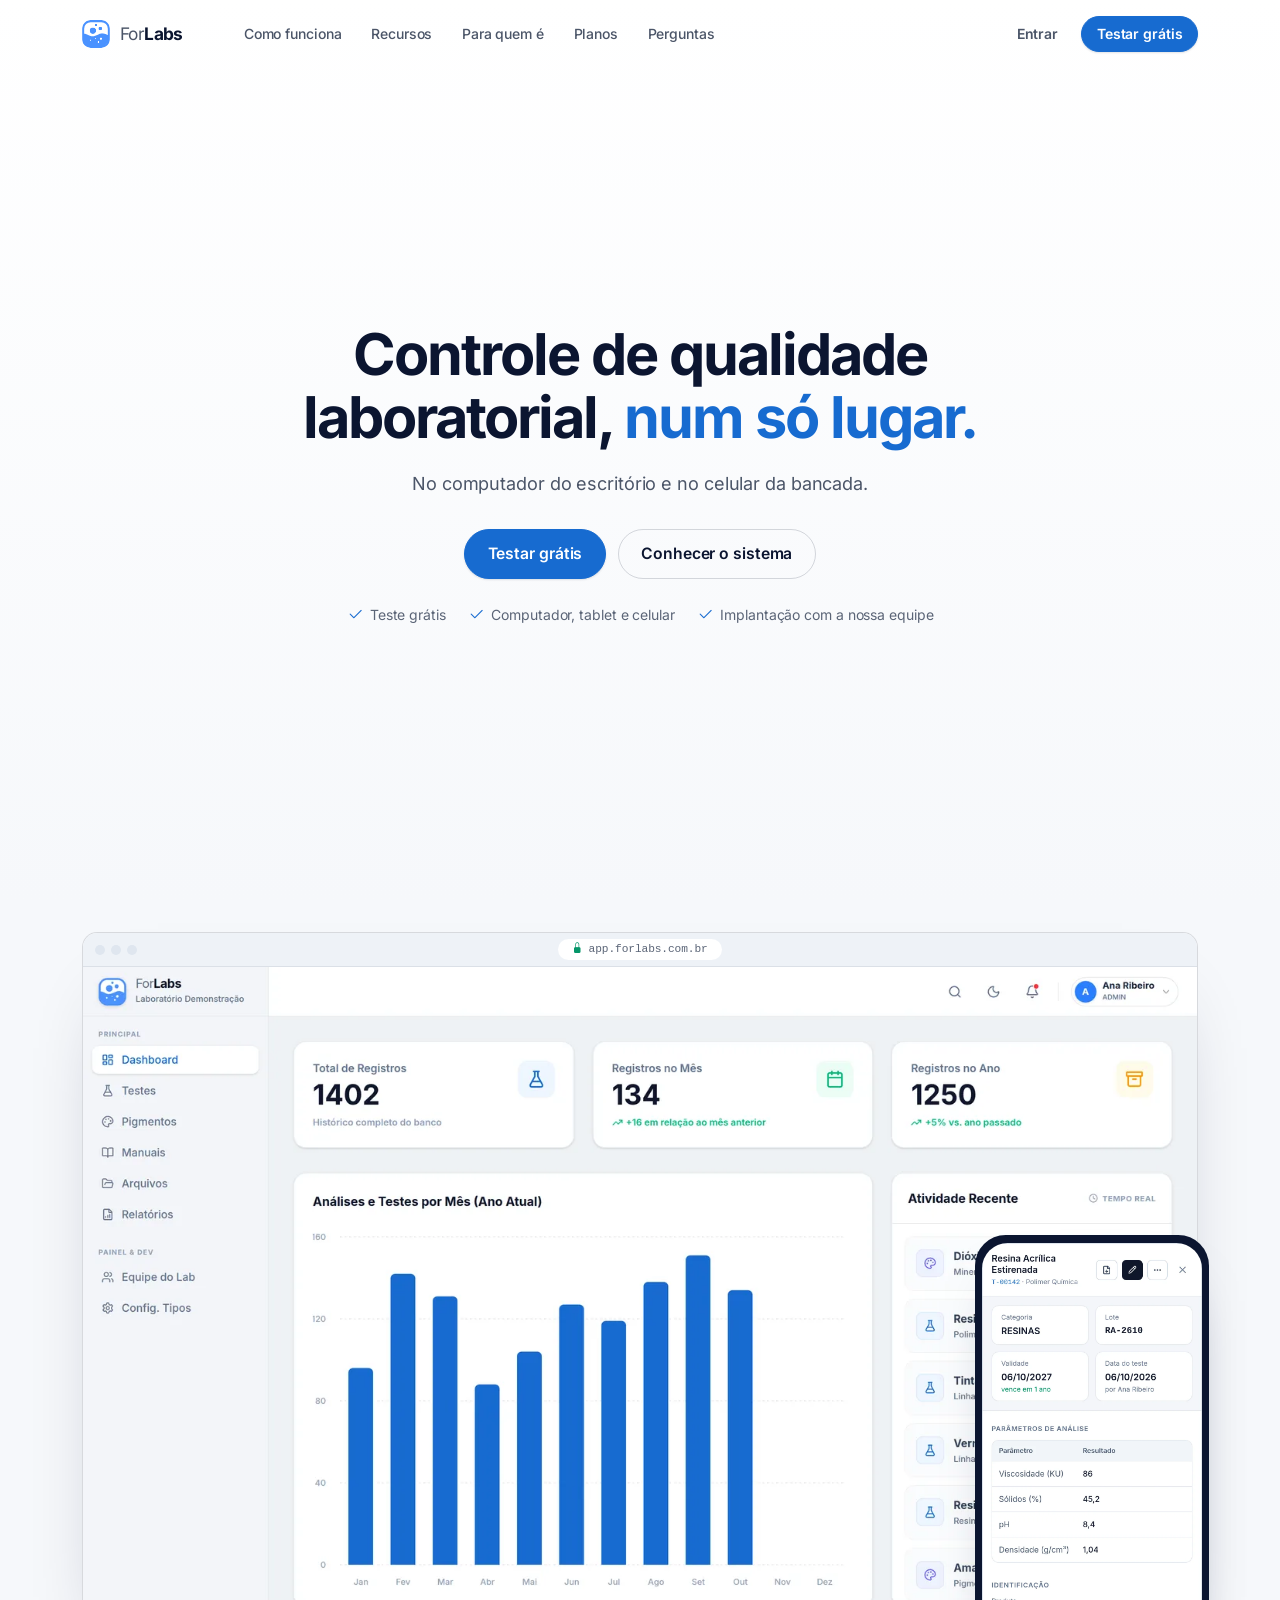
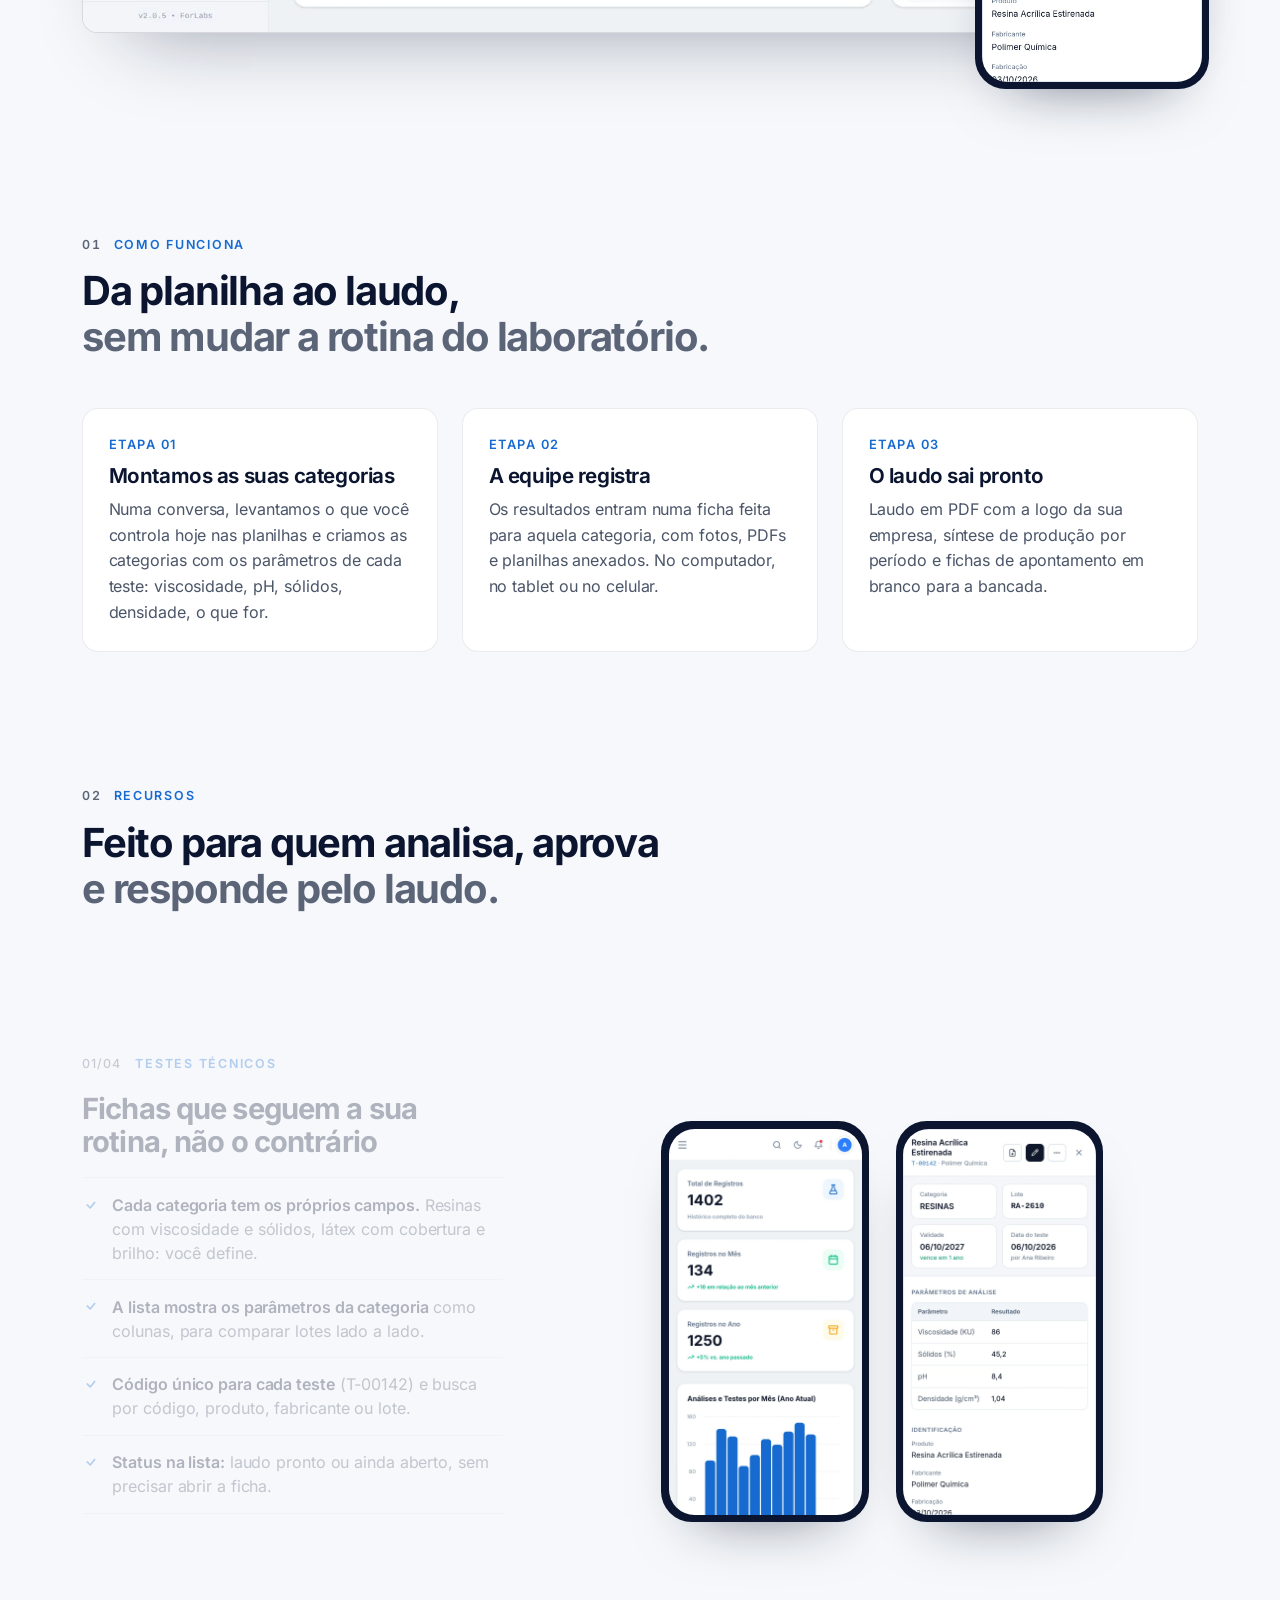
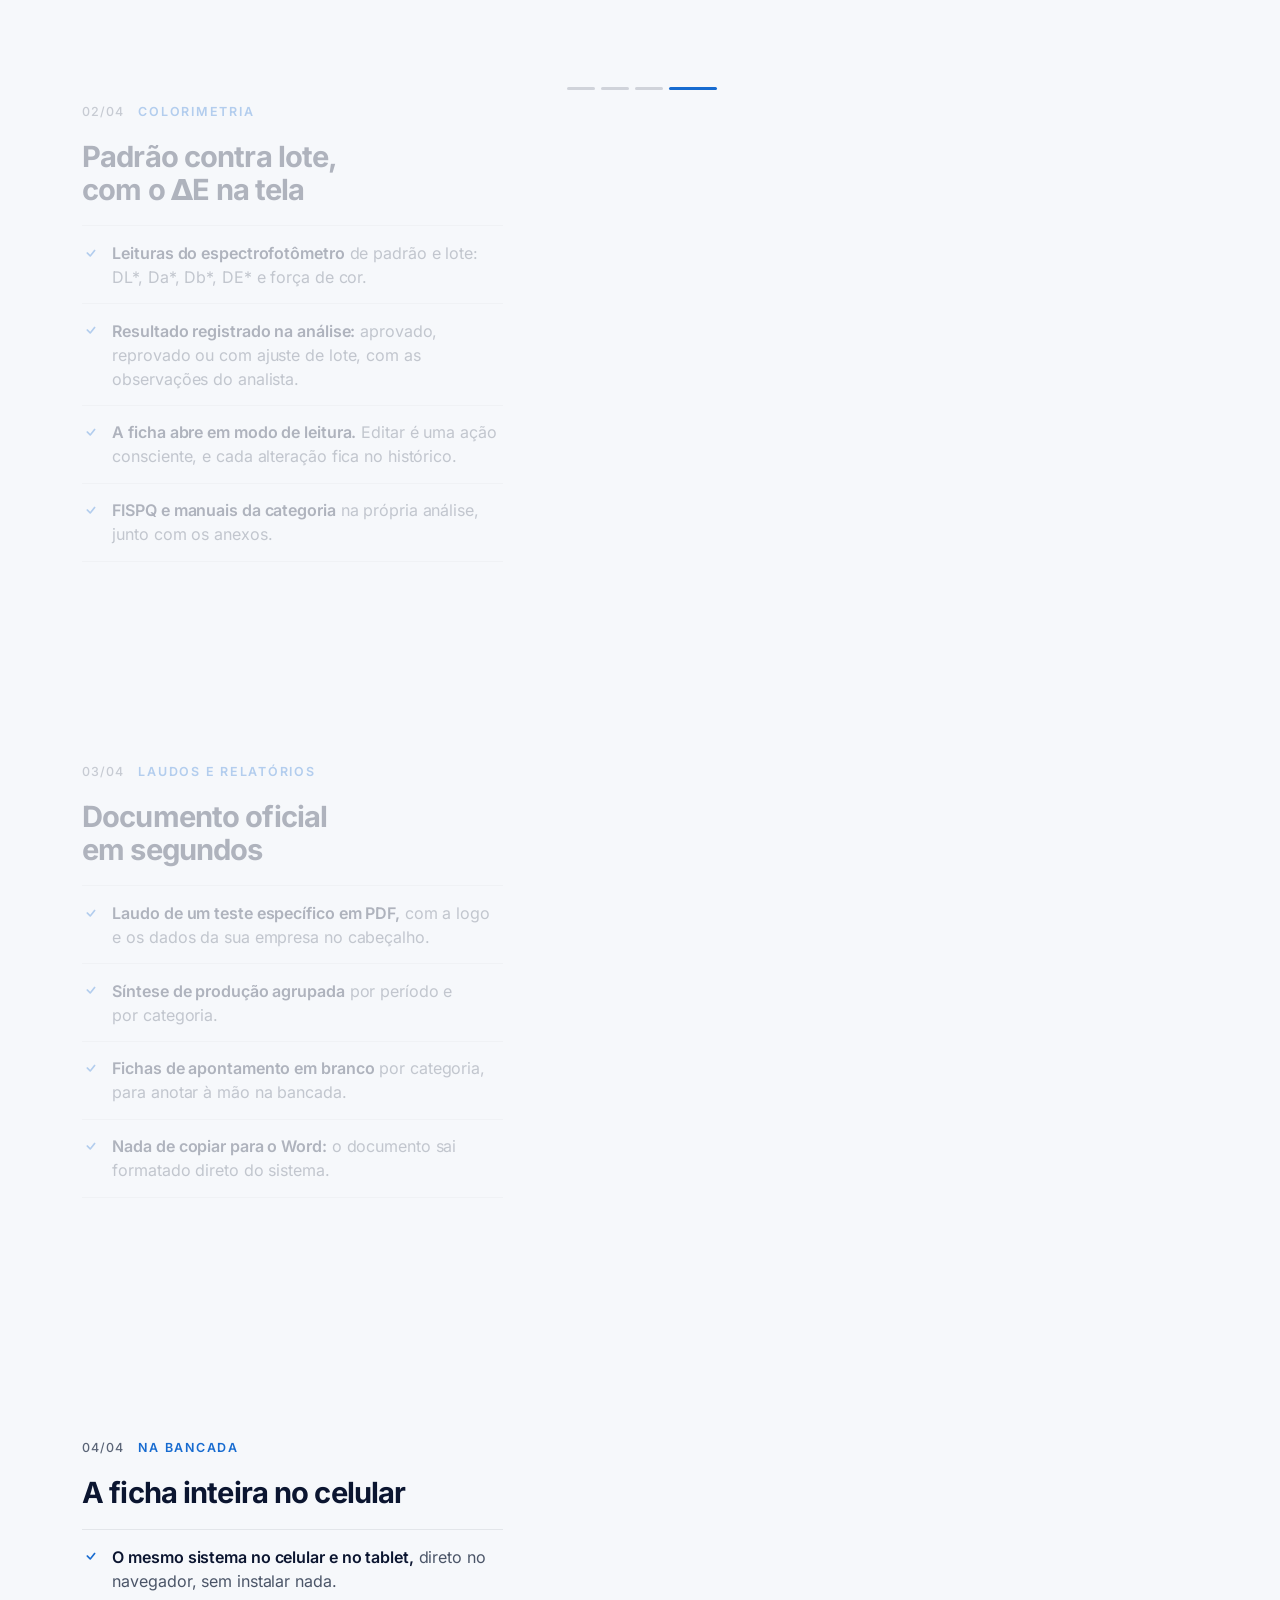
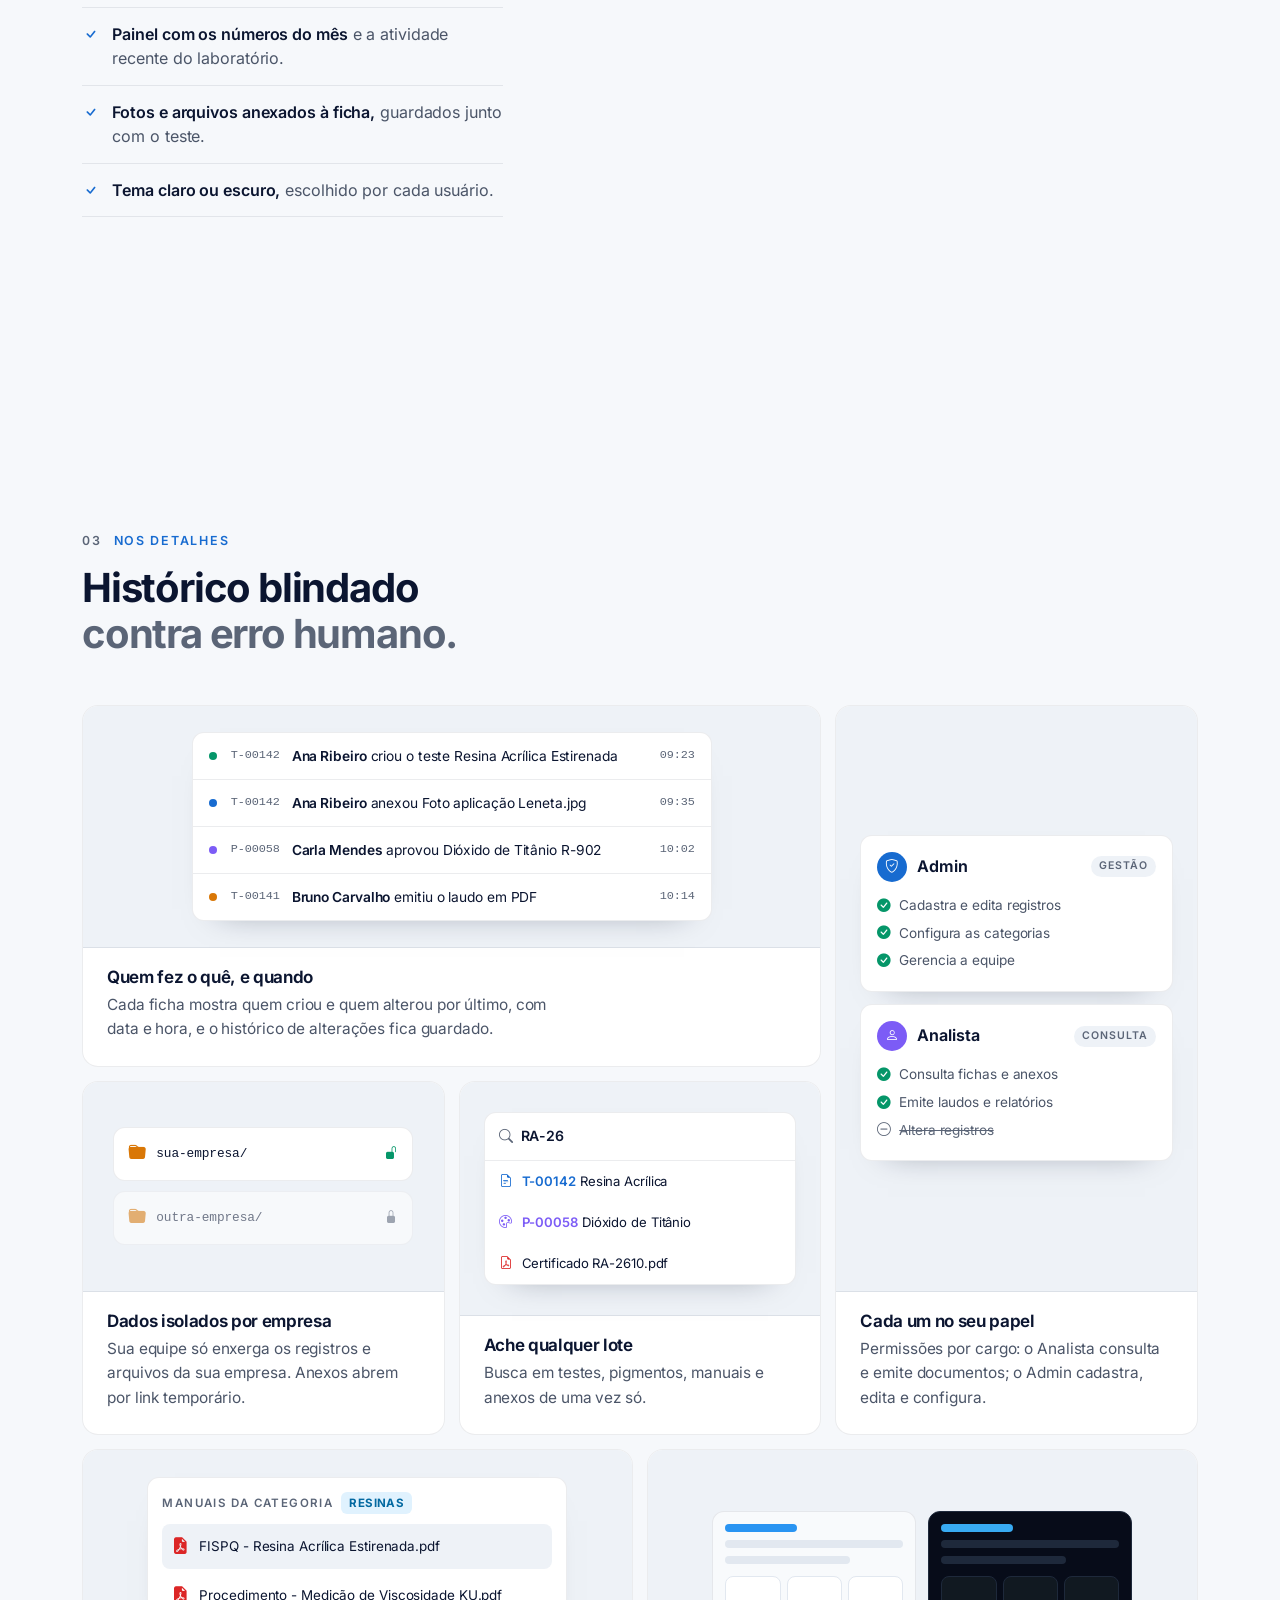
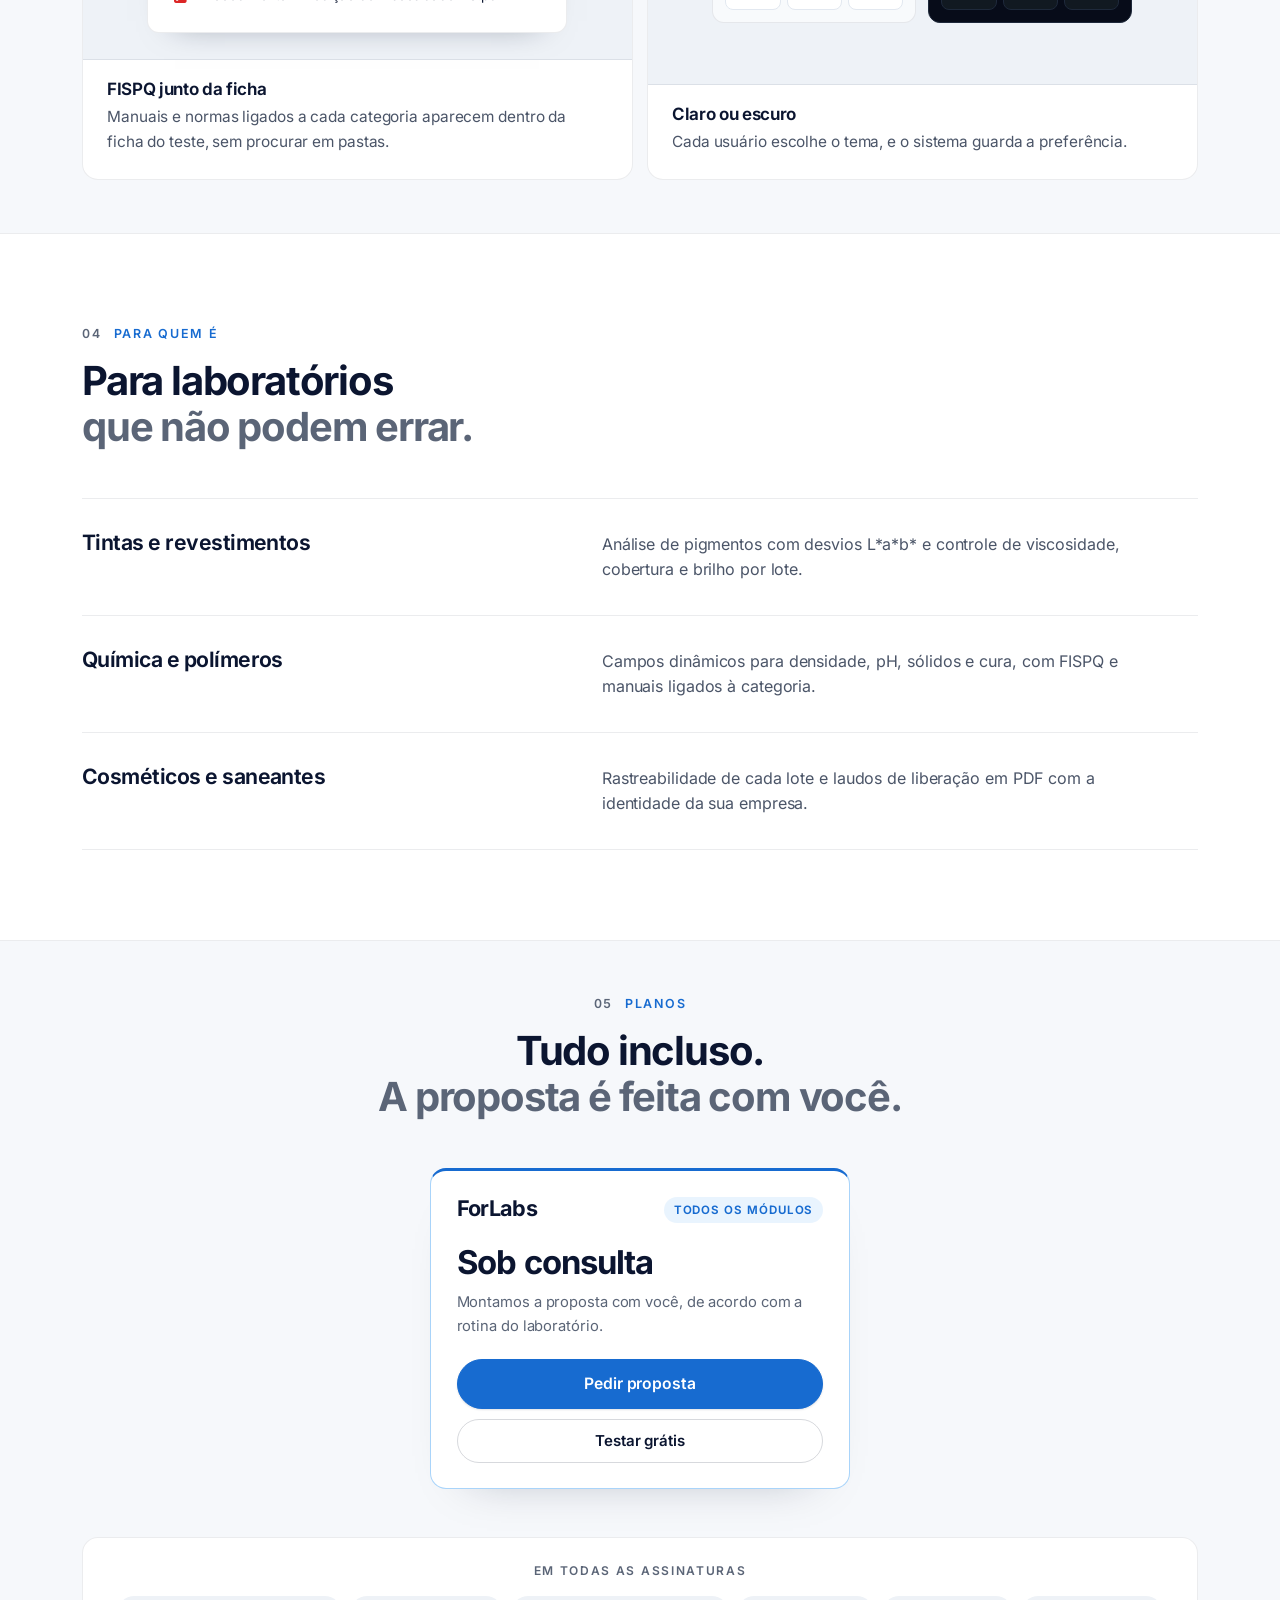
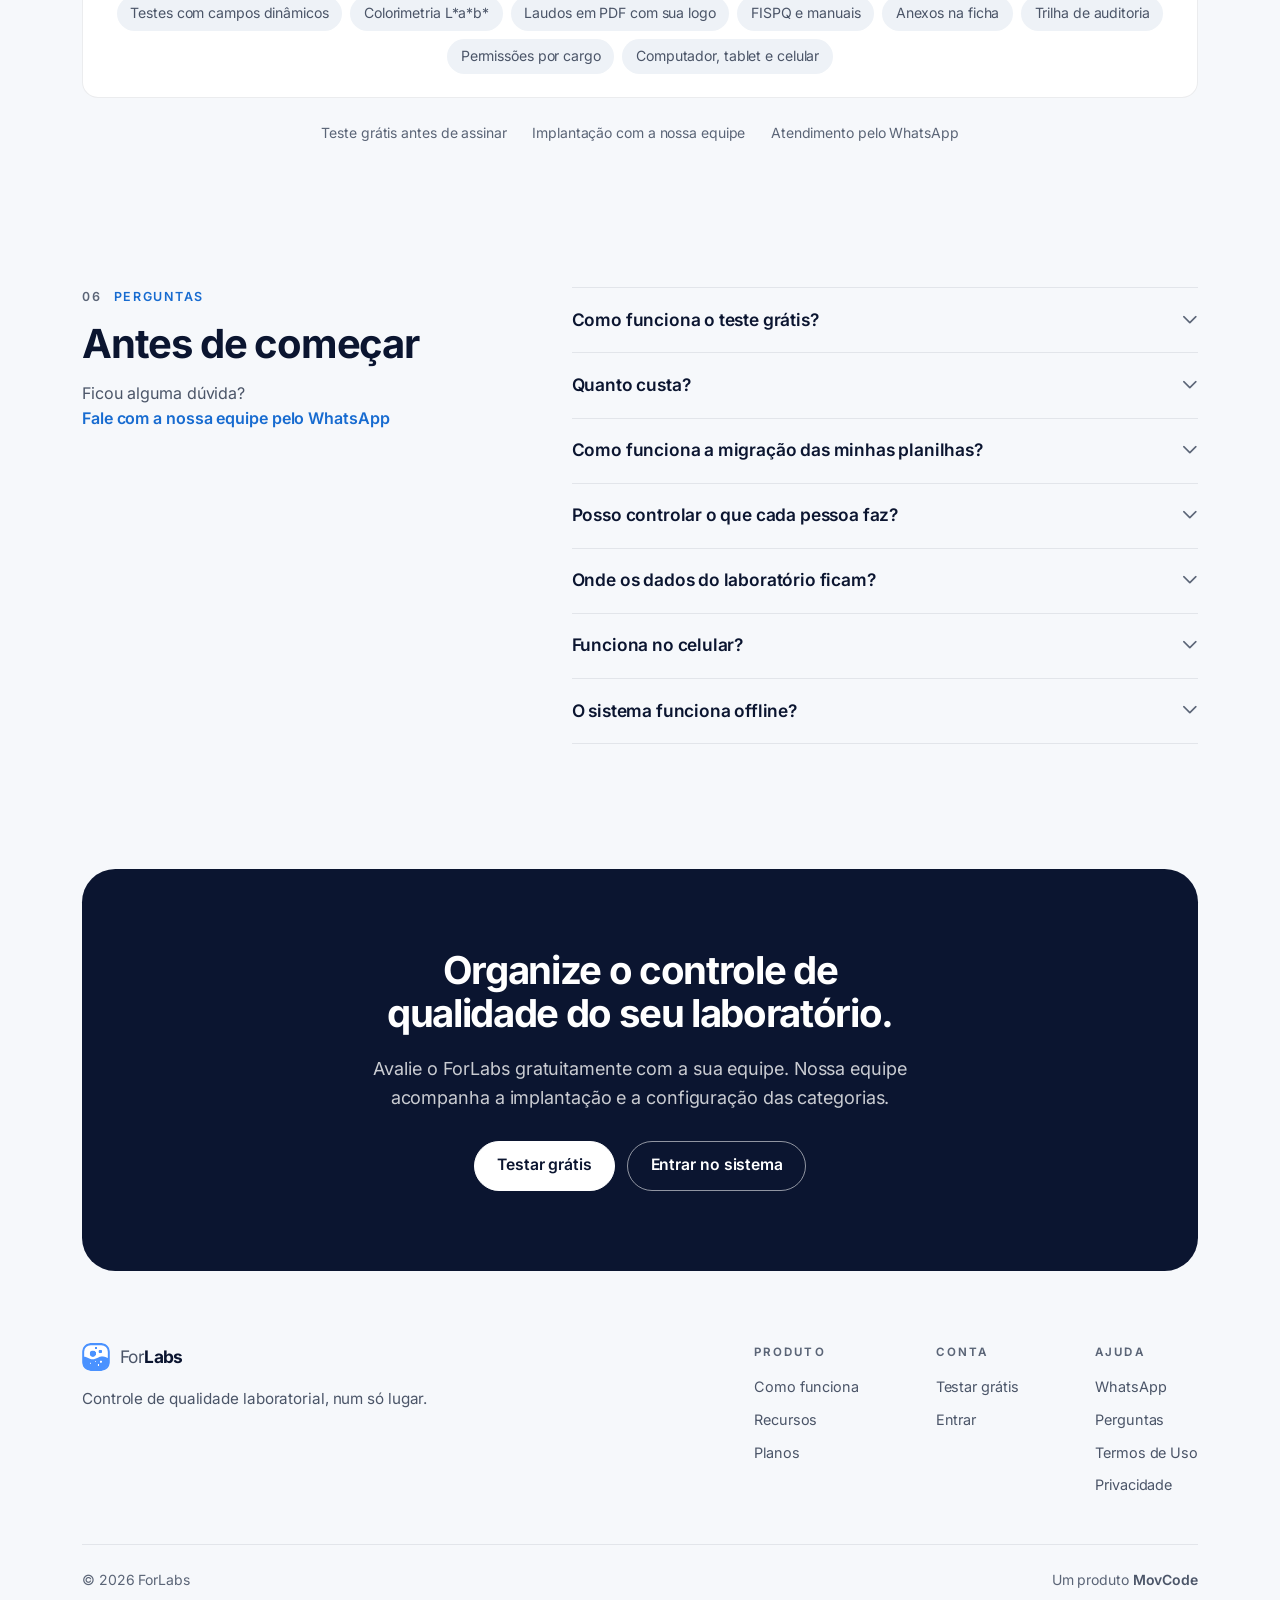
<file: index.html>
<!DOCTYPE html>
<html lang="pt-BR">
<head>
  <meta charset="utf-8">
  <meta name="viewport" content="width=device-width, initial-scale=1, viewport-fit=cover">
  <title>ForLabs · Controle de qualidade laboratorial</title>
  <meta name="description" content="Testes com campos dinâmicos, colorimetria L*a*b*, laudos em PDF, FISPQ e trilha de auditoria num só sistema, no computador e no celular. Teste grátis.">
  <meta name="theme-color" content="#f6f8fb">
  <meta name="color-scheme" content="light">
  <meta property="og:type" content="website">
  <meta property="og:title" content="ForLabs · Controle de qualidade laboratorial, num só lugar.">
  <meta property="og:description" content="Testes, colorimetria, laudos em PDF e rastreabilidade para o laboratório da indústria. Teste grátis.">
  <meta property="og:image" content="assets/img/produto/dashboard.webp">
  <link rel="canonical" href="/">
  <link rel="icon" type="image/svg+xml" href="assets/img/forlabs.svg">

  <link rel="preload" href="assets/vendor/inter/inter-latin.woff2" as="font" type="font/woff2" crossorigin>
  <link rel="stylesheet" href="assets/vendor/bootstrap-icons/bootstrap-icons.min.css">
  <link rel="stylesheet" href="assets/css/base.css">
  <link rel="stylesheet" href="assets/css/site.css">
  <script>document.documentElement.classList.add('js');</script>
</head>
<body class="p-body">
  <a class="skip-link" href="#conteudo">Pular para o conteúdo</a>

  <header class="p-header" data-header>
    <div class="container p-header-inner">
      <a class="p-brand" href="./" aria-label="ForLabs, início"><img src="assets/img/forlabs.svg" alt="" width="32" height="32"><span class="p-brand-name"><span>For</span>Labs</span></a>
      <nav class="p-nav" aria-label="Menu">
        <a href="#como-funciona">Como funciona</a>
        <a href="#recursos">Recursos</a>
        <a href="#para-quem">Para quem é</a>
        <a href="#planos">Planos</a>
        <a href="#perguntas">Perguntas</a>
      </nav>
      <div class="p-header-actions">
        <a class="btn btn-ghost btn-sm p-login" href="https://app.forlabs.com.br/" data-app="">Entrar</a>
        <a class="btn btn-primary btn-sm" href="https://wa.me/5516982157266" data-trial>Testar grátis</a>
        <button class="p-menu-btn" type="button" aria-expanded="false" aria-controls="menu-mobile" data-menu-toggle>
          <span class="sr-only">Abrir menu</span><span class="p-menu-icon" aria-hidden="true"></span>
        </button>
      </div>
    </div>
    <div class="p-progress" aria-hidden="true"><span data-progress></span></div>
    <nav class="p-sheet" id="menu-mobile" aria-label="Menu" hidden data-menu>
      <a href="#como-funciona">Como funciona</a>
      <a href="#recursos">Recursos</a>
      <a href="#para-quem">Para quem é</a>
      <a href="#planos">Planos</a>
      <a href="#perguntas">Perguntas</a>
      <a href="https://app.forlabs.com.br/" data-app="">Entrar no sistema <i class="bi bi-arrow-up-right" aria-hidden="true"></i></a>
    </nav>
  </header>

  <main id="conteudo">
    <!-- ============ HERO (ocupa a tela; as telas do sistema ficam abaixo) ============ -->
    <section class="p-hero" aria-labelledby="hero-title">
      <div class="container p-hero-inner">
        <h1 class="p-display" id="hero-title" data-reveal>Controle de qualidade laboratorial, <span class="p-accent">num só lugar.</span></h1>
        <p class="p-hero-lead" data-reveal>No computador do escritório e no celular da bancada.</p>
        <div class="p-ctas" data-reveal>
          <a class="btn btn-primary btn-lg" href="https://wa.me/5516982157266" data-trial>Testar grátis</a>
          <a class="btn btn-outline btn-lg" href="#recursos">Conhecer o sistema</a>
        </div>
        <ul class="p-fine" data-reveal>
          <li><i class="bi bi-check2" aria-hidden="true"></i>Teste grátis</li>
          <li><i class="bi bi-check2" aria-hidden="true"></i>Computador, tablet e celular</li>
          <li><i class="bi bi-check2" aria-hidden="true"></i>Implantação com a nossa equipe</li>
        </ul>
      </div>
    </section>

    <!-- ============ VITRINE (fora da hero) ============ -->
    <section class="p-showcase" aria-label="Telas do sistema">
      <div class="container">
        <div class="p-stage">
          <div class="p-stage-inner">
            <div class="p-browser">
              <div class="p-browser-bar" aria-hidden="true"><span></span><span></span><span></span><em><i class="bi bi-lock-fill"></i>app.forlabs.com.br</em></div>
              <img src="assets/img/produto/dashboard.webp" alt="Painel do ForLabs com total de registros, registros no mês e no ano, gráfico de testes por mês e atividade recente" width="1440" height="860">
            </div>
            <div class="p-phone p-stage-phone">
              <img src="assets/img/produto/mobile-ficha.webp" alt="Ficha técnica de um teste aberta no celular" width="780" height="1560" loading="lazy">
            </div>
          </div>
        </div>
      </div>
    </section>


    <!-- ============ COMO FUNCIONA ============ -->
    <section class="p-section p-how" id="como-funciona" aria-labelledby="como-title">
      <div class="container">
        <div class="p-head" data-reveal>
          <span class="p-eyebrow"><span class="p-num">01</span>Como funciona</span>
          <h2 class="p-h2" id="como-title">Da planilha ao laudo, <span class="p-dim">sem mudar a rotina do laboratório.</span></h2>
        </div>

        <ol class="p-steps">
          <li class="p-step" data-reveal>
            <span class="p-step-n">Etapa 01</span>
            <h3>Montamos as suas categorias</h3>
            <p>Numa conversa, levantamos o que você controla hoje nas planilhas e criamos as categorias com os parâmetros de cada teste: viscosidade, pH, sólidos, densidade, o que for.</p>
          </li>
          <li class="p-step" data-reveal>
            <span class="p-step-n">Etapa 02</span>
            <h3>A equipe registra</h3>
            <p>Os resultados entram numa ficha feita para aquela categoria, com fotos, PDFs e planilhas anexados. No computador, no tablet ou no celular.</p>
          </li>
          <li class="p-step" data-reveal>
            <span class="p-step-n">Etapa 03</span>
            <h3>O laudo sai pronto</h3>
            <p>Laudo em PDF com a logo da sua empresa, síntese de produção por período e fichas de apontamento em branco para a bancada.</p>
          </li>
        </ol>
      </div>
    </section>

    <!-- ============ RECURSOS (capítulos) ============ -->
    <section class="p-section p-chapters" id="recursos" aria-labelledby="recursos-title">
      <div class="container">
        <div class="p-head" data-reveal>
          <span class="p-eyebrow"><span class="p-num">02</span>Recursos</span>
          <h2 class="p-h2" id="recursos-title">Feito para quem analisa, aprova <span class="p-dim">e responde pelo laudo.</span></h2>
        </div>

        <div class="p-chapters-grid">
          <div class="p-chapters-stage" aria-hidden="true" data-stage>
            <div class="p-frame is-active" data-frame="0">
              <div class="p-browser">
                <div class="p-browser-bar"><span></span><span></span><span></span><em>testes</em></div>
                <img src="assets/img/produto/testes-resinas.webp" alt="" width="1440" height="860" loading="lazy">
              </div>
            </div>
            <div class="p-frame" data-frame="1">
              <div class="p-browser">
                <div class="p-browser-bar"><span></span><span></span><span></span><em>pigmentos</em></div>
                <img src="assets/img/produto/pigmentos-ficha.webp" alt="" width="1440" height="860" loading="lazy">
              </div>
            </div>
            <div class="p-frame" data-frame="2">
              <div class="p-browser">
                <div class="p-browser-bar"><span></span><span></span><span></span><em>relatórios</em></div>
                <img src="assets/img/produto/relatorios.webp" alt="" width="1440" height="860" loading="lazy">
              </div>
            </div>
            <div class="p-frame" data-frame="3">
              <div class="p-duo">
                <div class="p-phone"><img src="assets/img/produto/mobile-dashboard.webp" alt="" width="780" height="1560" loading="lazy"></div>
                <div class="p-phone"><img src="assets/img/produto/mobile-ficha.webp" alt="" width="780" height="1560" loading="lazy"></div>
              </div>
            </div>
            <div class="p-stage-dots"><span></span><span></span><span></span><span></span></div>
          </div>

          <div class="p-chapter-list">
            <article class="p-chapter" data-chapter="0">
              <span class="p-chapter-tag"><b>01/04</b>Testes técnicos</span>
              <h3>Fichas que seguem a sua rotina, não o contrário</h3>
              <ul class="p-checks">
                <li><span><strong>Cada categoria tem os próprios campos.</strong> Resinas com viscosidade e sólidos, látex com cobertura e brilho: você define.</span></li>
                <li><span><strong>A lista mostra os parâmetros da categoria</strong> como colunas, para comparar lotes lado a lado.</span></li>
                <li><span><strong>Código único para cada teste</strong> (T-00142) e busca por código, produto, fabricante ou lote.</span></li>
                <li><span><strong>Status na lista:</strong> laudo pronto ou ainda aberto, sem precisar abrir a ficha.</span></li>
              </ul>
              <div class="p-chapter-media">
                <div class="p-browser">
                  <div class="p-browser-bar" aria-hidden="true"><span></span><span></span><span></span><em>testes</em></div>
                  <img src="assets/img/produto/testes-resinas.webp" alt="Lista de testes filtrada pela categoria Resinas, com viscosidade, sólidos, pH e densidade de cada lote" width="1440" height="860" loading="lazy">
                </div>
              </div>
            </article>

            <article class="p-chapter" data-chapter="1">
              <span class="p-chapter-tag"><b>02/04</b>Colorimetria</span>
              <h3>Padrão contra lote, com o ΔE na tela</h3>
              <ul class="p-checks">
                <li><span><strong>Leituras do espectrofotômetro</strong> de padrão e lote: DL*, Da*, Db*, DE* e força de cor.</span></li>
                <li><span><strong>Resultado registrado na análise:</strong> aprovado, reprovado ou com ajuste de lote, com as observações do analista.</span></li>
                <li><span><strong>A ficha abre em modo de leitura.</strong> Editar é uma ação consciente, e cada alteração fica no histórico.</span></li>
                <li><span><strong>FISPQ e manuais da categoria</strong> na própria análise, junto com os anexos.</span></li>
              </ul>
              <div class="p-chapter-media">
                <div class="p-browser">
                  <div class="p-browser-bar" aria-hidden="true"><span></span><span></span><span></span><em>pigmentos</em></div>
                  <img src="assets/img/produto/pigmentos-ficha.webp" alt="Análise de pigmento com as leituras L*a*b* do padrão, do lote e o comparativo de deltas" width="1440" height="860" loading="lazy">
                </div>
              </div>
            </article>

            <article class="p-chapter" data-chapter="2">
              <span class="p-chapter-tag"><b>03/04</b>Laudos e relatórios</span>
              <h3>Documento oficial em segundos</h3>
              <ul class="p-checks">
                <li><span><strong>Laudo de um teste específico em PDF,</strong> com a logo e os dados da sua empresa no cabeçalho.</span></li>
                <li><span><strong>Síntese de produção agrupada</strong> por período e por categoria.</span></li>
                <li><span><strong>Fichas de apontamento em branco</strong> por categoria, para anotar à mão na bancada.</span></li>
                <li><span><strong>Nada de copiar para o Word:</strong> o documento sai formatado direto do sistema.</span></li>
              </ul>
              <div class="p-chapter-media">
                <div class="p-browser">
                  <div class="p-browser-bar" aria-hidden="true"><span></span><span></span><span></span><em>relatórios</em></div>
                  <img src="assets/img/produto/relatorios.webp" alt="Módulos de relatório: laudo de teste específico, síntese de produção agrupada e fichas de apontamento" width="1440" height="860" loading="lazy">
                </div>
              </div>
            </article>

            <article class="p-chapter" data-chapter="3">
              <span class="p-chapter-tag"><b>04/04</b>Na bancada</span>
              <h3>A ficha inteira no celular</h3>
              <ul class="p-checks">
                <li><span><strong>O mesmo sistema no celular e no tablet,</strong> direto no navegador, sem instalar nada.</span></li>
                <li><span><strong>Painel com os números do mês</strong> e a atividade recente do laboratório.</span></li>
                <li><span><strong>Fotos e arquivos anexados à ficha,</strong> guardados junto com o teste.</span></li>
                <li><span><strong>Tema claro ou escuro,</strong> escolhido por cada usuário.</span></li>
              </ul>
              <div class="p-chapter-media">
                <div class="p-duo">
                  <div class="p-phone"><img src="assets/img/produto/mobile-dashboard.webp" alt="Painel do ForLabs no celular" width="780" height="1560" loading="lazy"></div>
                  <div class="p-phone"><img src="assets/img/produto/mobile-ficha.webp" alt="Ficha técnica de um teste no celular" width="780" height="1560" loading="lazy"></div>
                </div>
              </div>
            </article>
          </div>
        </div>
      </div>
    </section>

    <!-- ============ DETALHES ============ -->
    <section class="p-section p-details" aria-labelledby="detalhes-title">
      <div class="container">
        <div class="p-head" data-reveal>
          <span class="p-eyebrow"><span class="p-num">03</span>Nos detalhes</span>
          <h2 class="p-h2" id="detalhes-title">Histórico blindado <span class="p-dim">contra erro humano.</span></h2>
        </div>

        <div class="p-bento">
          <article class="p-tile is-audit" data-reveal>
            <div class="p-tile-art" aria-hidden="true">
              <ul class="p-mini p-log">
                <li><i style="--c:#059669"></i><code>T-00142</code><span><b>Ana Ribeiro</b> criou o teste Resina Acrílica Estirenada</span><time>09:23</time></li>
                <li><i style="--c:#176bd0"></i><code>T-00142</code><span><b>Ana Ribeiro</b> anexou Foto aplicação Leneta.jpg</span><time>09:35</time></li>
                <li><i style="--c:#7c5cf6"></i><code>P-00058</code><span><b>Carla Mendes</b> aprovou Dióxido de Titânio R-902</span><time>10:02</time></li>
                <li><i style="--c:#d97706"></i><code>T-00141</code><span><b>Bruno Carvalho</b> emitiu o laudo em PDF</span><time>10:14</time></li>
              </ul>
            </div>
            <div class="p-tile-copy">
              <h3>Quem fez o quê, e quando</h3>
              <p>Cada ficha mostra quem criou e quem alterou por último, com data e hora, e o histórico de alterações fica guardado.</p>
            </div>
          </article>

          <article class="p-tile is-roles" data-reveal>
            <div class="p-tile-art" aria-hidden="true">
              <div class="p-roles">
                <div class="p-mini p-role">
                  <header><span style="--c:#176bd0"><i class="bi bi-shield-check"></i></span>Admin<small>Gestão</small></header>
                  <ul>
                    <li><i class="bi bi-check-circle-fill"></i>Cadastra e edita registros</li>
                    <li><i class="bi bi-check-circle-fill"></i>Configura as categorias</li>
                    <li><i class="bi bi-check-circle-fill"></i>Gerencia a equipe</li>
                  </ul>
                </div>
                <div class="p-mini p-role">
                  <header><span style="--c:#7c5cf6"><i class="bi bi-person"></i></span>Analista<small>Consulta</small></header>
                  <ul>
                    <li><i class="bi bi-check-circle-fill"></i>Consulta fichas e anexos</li>
                    <li><i class="bi bi-check-circle-fill"></i>Emite laudos e relatórios</li>
                    <li class="is-off"><i class="bi bi-dash-circle"></i>Altera registros</li>
                  </ul>
                </div>
              </div>
            </div>
            <div class="p-tile-copy">
              <h3>Cada um no seu papel</h3>
              <p>Permissões por cargo: o Analista consulta e emite documentos; o Admin cadastra, edita e configura.</p>
            </div>
          </article>

          <article class="p-tile is-iso" data-reveal>
            <div class="p-tile-art" aria-hidden="true">
              <div class="p-iso">
                <div class="p-mini"><i class="bi bi-folder-fill"></i>sua-empresa/<i class="bi bi-unlock-fill"></i></div>
                <div class="p-mini is-other"><i class="bi bi-folder-fill"></i>outra-empresa/<i class="bi bi-lock-fill"></i></div>
              </div>
            </div>
            <div class="p-tile-copy">
              <h3>Dados isolados por empresa</h3>
              <p>Sua equipe só enxerga os registros e arquivos da sua empresa. Anexos abrem por link temporário.</p>
            </div>
          </article>

          <article class="p-tile is-search" data-reveal>
            <div class="p-tile-art" aria-hidden="true">
              <div class="p-mini p-search">
                <div class="p-search-box"><i class="bi bi-search"></i><b>RA-26</b></div>
                <ul>
                  <li style="--c:#176bd0"><i class="bi bi-file-earmark-text"></i><span><b>T-00142</b> Resina Acrílica</span></li>
                  <li style="--c:#7c5cf6"><i class="bi bi-palette"></i><span><b>P-00058</b> Dióxido de Titânio</span></li>
                  <li style="--c:#dc2626"><i class="bi bi-file-earmark-pdf"></i><span>Certificado RA-2610.pdf</span></li>
                </ul>
              </div>
            </div>
            <div class="p-tile-copy">
              <h3>Ache qualquer lote</h3>
              <p>Busca em testes, pigmentos, manuais e anexos de uma vez só.</p>
            </div>
          </article>

          <article class="p-tile is-fispq" data-reveal>
            <div class="p-tile-art" aria-hidden="true">
              <div class="p-mini p-fispq">
                <header>Manuais da categoria <b>RESINAS</b></header>
                <ul>
                  <li><i class="bi bi-file-earmark-pdf-fill"></i>FISPQ - Resina Acrílica Estirenada.pdf</li>
                  <li><i class="bi bi-file-earmark-pdf-fill"></i>Procedimento - Medição de Viscosidade KU.pdf</li>
                </ul>
              </div>
            </div>
            <div class="p-tile-copy">
              <h3>FISPQ junto da ficha</h3>
              <p>Manuais e normas ligados a cada categoria aparecem dentro da ficha do teste, sem procurar em pastas.</p>
            </div>
          </article>

          <article class="p-tile is-theme" data-reveal>
            <div class="p-tile-art" aria-hidden="true">
              <div class="p-themes">
                <div class="p-theme"><span></span><span></span><span></span><em><b></b></em></div>
                <div class="p-theme is-dark"><span></span><span></span><span></span><em><b></b></em></div>
              </div>
            </div>
            <div class="p-tile-copy">
              <h3>Claro ou escuro</h3>
              <p>Cada usuário escolhe o tema, e o sistema guarda a preferência.</p>
            </div>
          </article>
        </div>
      </div>
    </section>

    <!-- ============ PARA QUEM É ============ -->
    <section class="p-section p-for is-white" id="para-quem" aria-labelledby="para-quem-title">
      <div class="container">
        <div class="p-head" data-reveal>
          <span class="p-eyebrow"><span class="p-num">04</span>Para quem é</span>
          <h2 class="p-h2" id="para-quem-title">Para laboratórios <span class="p-dim">que não podem errar.</span></h2>
        </div>
        <div class="p-uses">
          <article class="p-use" data-reveal>
            <h3>Tintas e revestimentos</h3>
            <p>Análise de pigmentos com desvios L*a*b* e controle de viscosidade, cobertura e brilho por lote.</p>
          </article>
          <article class="p-use" data-reveal>
            <h3>Química e polímeros</h3>
            <p>Campos dinâmicos para densidade, pH, sólidos e cura, com FISPQ e manuais ligados à categoria.</p>
          </article>
          <article class="p-use" data-reveal>
            <h3>Cosméticos e saneantes</h3>
            <p>Rastreabilidade de cada lote e laudos de liberação em PDF com a identidade da sua empresa.</p>
          </article>
        </div>
      </div>
    </section>

    <!-- ============ PLANOS ============ -->
    <section class="p-section p-plans" id="planos" aria-labelledby="planos-title">
      <div class="container">
        <div class="p-head is-center" data-reveal>
          <span class="p-eyebrow"><span class="p-num">05</span>Planos</span>
          <h2 class="p-h2" id="planos-title">Tudo incluso. <span class="p-dim">A proposta é feita com você.</span></h2>
        </div>
        <div class="plans" id="plans"></div>

        <div class="p-included" data-reveal>
          <span>Em todas as assinaturas</span>
          <ul>
            <li>Testes com campos dinâmicos</li>
            <li>Colorimetria L*a*b*</li>
            <li>Laudos em PDF com sua logo</li>
            <li>FISPQ e manuais</li>
            <li>Anexos na ficha</li>
            <li>Trilha de auditoria</li>
            <li>Permissões por cargo</li>
            <li>Computador, tablet e celular</li>
          </ul>
        </div>

        <div class="p-plans-note">
          <span>Teste grátis antes de assinar</span>
          <span>Implantação com a nossa equipe</span>
          <span>Atendimento pelo WhatsApp</span>
        </div>
      </div>
    </section>

    <!-- ============ PERGUNTAS ============ -->
    <section class="p-section p-faq-wrap" id="perguntas" aria-labelledby="perguntas-title">
      <div class="container p-faq-grid">
        <div class="p-head" data-reveal>
          <span class="p-eyebrow"><span class="p-num">06</span>Perguntas</span>
          <h2 class="p-h2" id="perguntas-title">Antes de começar</h2>
          <p class="p-faq-aside">Ficou alguma dúvida?<br><a href="https://wa.me/5516982157266" data-sales>Fale com a nossa equipe <span class="p-nowrap">pelo WhatsApp</span></a></p>
        </div>
        <div class="p-faq" data-reveal>
          <details name="faq">
            <summary>Como funciona o teste grátis?</summary>
            <div class="p-faq-body"><p>Fale com a nossa equipe pelo WhatsApp. Liberamos o acesso do seu laboratório para que você avalie o sistema com a sua equipe antes de assinar.</p></div>
          </details>
          <details name="faq">
            <summary>Quanto custa?</summary>
            <div class="p-faq-body"><p>O valor é sob consulta: entendemos a rotina do seu laboratório e enviamos a proposta. Todos os módulos estão inclusos.</p></div>
          </details>
          <details name="faq">
            <summary>Como funciona a migração das minhas planilhas?</summary>
            <div class="p-faq-body"><p>Fazemos uma conversa para entender quais dados você acompanha hoje. A partir daí criamos as categorias no ForLabs, com os mesmos parâmetros das suas planilhas, para a equipe não estranhar a mudança.</p></div>
          </details>
          <details name="faq">
            <summary>Posso controlar o que cada pessoa faz?</summary>
            <div class="p-faq-body"><p>Sim. O acesso é por cargo: o Analista consulta fichas, manuais e anexos e emite laudos e relatórios; o Admin cadastra e edita registros, configura as categorias e gerencia a equipe.</p></div>
          </details>
          <details name="faq">
            <summary>Onde os dados do laboratório ficam?</summary>
            <div class="p-faq-body"><p>Na nuvem, com criptografia em trânsito e em repouso. Cada empresa fica isolada: só a sua equipe acessa os seus registros, manuais e anexos.</p></div>
          </details>
          <details name="faq">
            <summary>Funciona no celular?</summary>
            <div class="p-faq-body"><p>Sim. É o mesmo sistema no computador, no tablet e no celular, direto no navegador, sem instalar nada.</p></div>
          </details>
          <details name="faq">
            <summary>O sistema funciona offline?</summary>
            <div class="p-faq-body"><p>Não. O ForLabs é 100% online para que o laboratório e a gerência vejam os mesmos dados, atualizados, sem arquivos locais desencontrados.</p></div>
          </details>
        </div>
      </div>
    </section>

    <!-- ============ CHAMADA FINAL ============ -->
    <section class="p-final" aria-labelledby="final-title">
      <div class="container p-final-inner">
        <h2 class="p-final-title" id="final-title" data-reveal>Organize o controle de qualidade do seu laboratório.</h2>
        <p data-reveal>Avalie o ForLabs gratuitamente com a sua equipe. Nossa equipe acompanha a implantação e a configuração das categorias.</p>
        <div class="p-ctas" data-reveal>
          <a class="btn btn-light btn-lg" href="https://wa.me/5516982157266" data-trial>Testar grátis</a>
          <a class="btn btn-outline-light btn-lg" href="https://app.forlabs.com.br/" data-app="">Entrar no sistema</a>
        </div>
      </div>
    </section>
  </main>

  <footer class="p-footer">
    <div class="container">
      <div class="p-footer-top">
        <div class="p-footer-brand">
          <a class="p-brand" href="./"><img src="assets/img/forlabs.svg" alt="" width="32" height="32"><span class="p-brand-name"><span>For</span>Labs</span></a>
          <p>Controle de qualidade laboratorial, num só lugar.</p>
        </div>
        <nav class="p-footer-nav" aria-label="Rodapé">
          <div>
            <span>Produto</span>
            <a href="#como-funciona">Como funciona</a>
            <a href="#recursos">Recursos</a>
            <a href="#planos">Planos</a>
          </div>
          <div>
            <span>Conta</span>
            <a href="https://wa.me/5516982157266" data-trial>Testar grátis</a>
            <a href="https://app.forlabs.com.br/" data-app="">Entrar</a>
          </div>
          <div>
            <span>Ajuda</span>
            <a href="https://wa.me/5516982157266" data-sales>WhatsApp</a>
            <a href="#perguntas">Perguntas</a>
            <a href="termos">Termos de Uso</a>
            <a href="privacidade">Privacidade</a>
          </div>
        </nav>
      </div>
      <div class="p-footer-bottom">
        <span>© <span data-year>2026</span> ForLabs</span>
        <span>Um produto <a href="https://movcode.com.br" target="_blank" rel="noopener">MovCode</a></span>
      </div>
    </div>
  </footer>

  <script src="assets/js/config.js"></script>
  <script src="assets/js/site.js"></script>
</body>
</html>
</file>
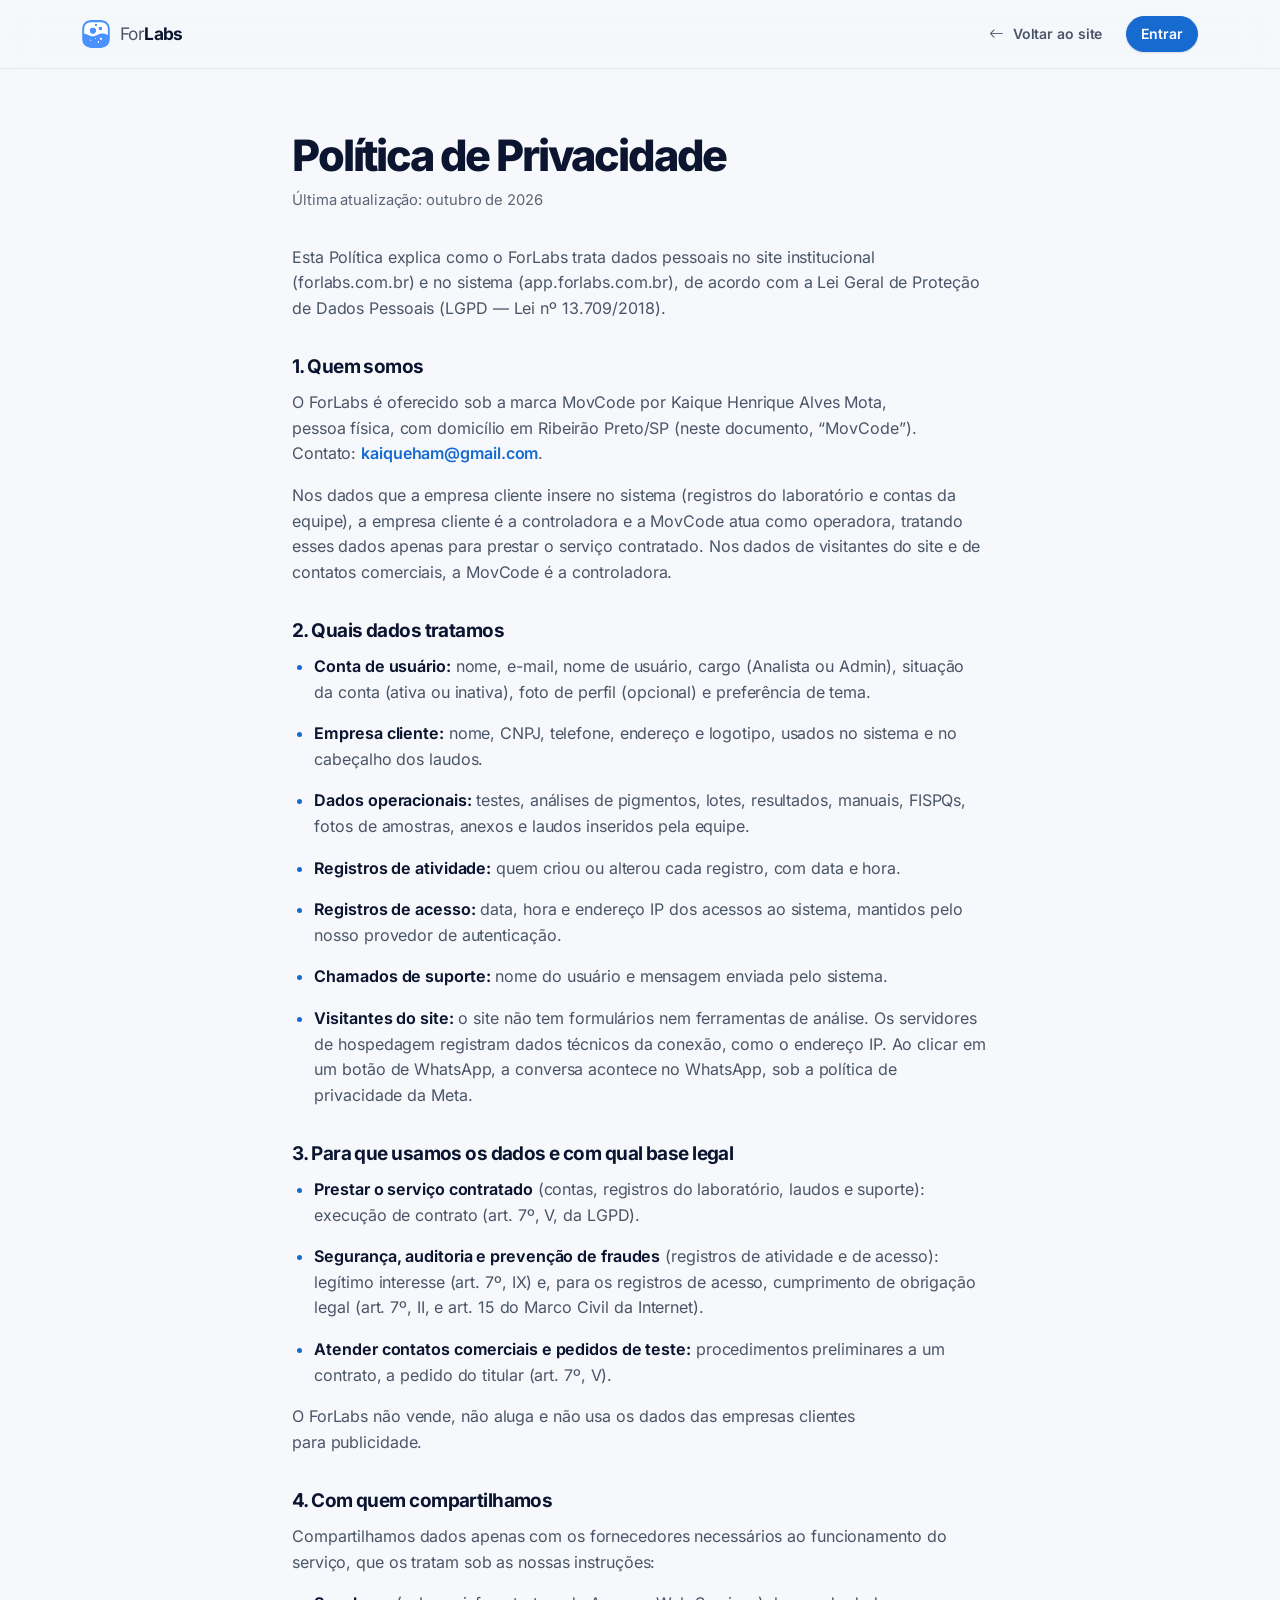
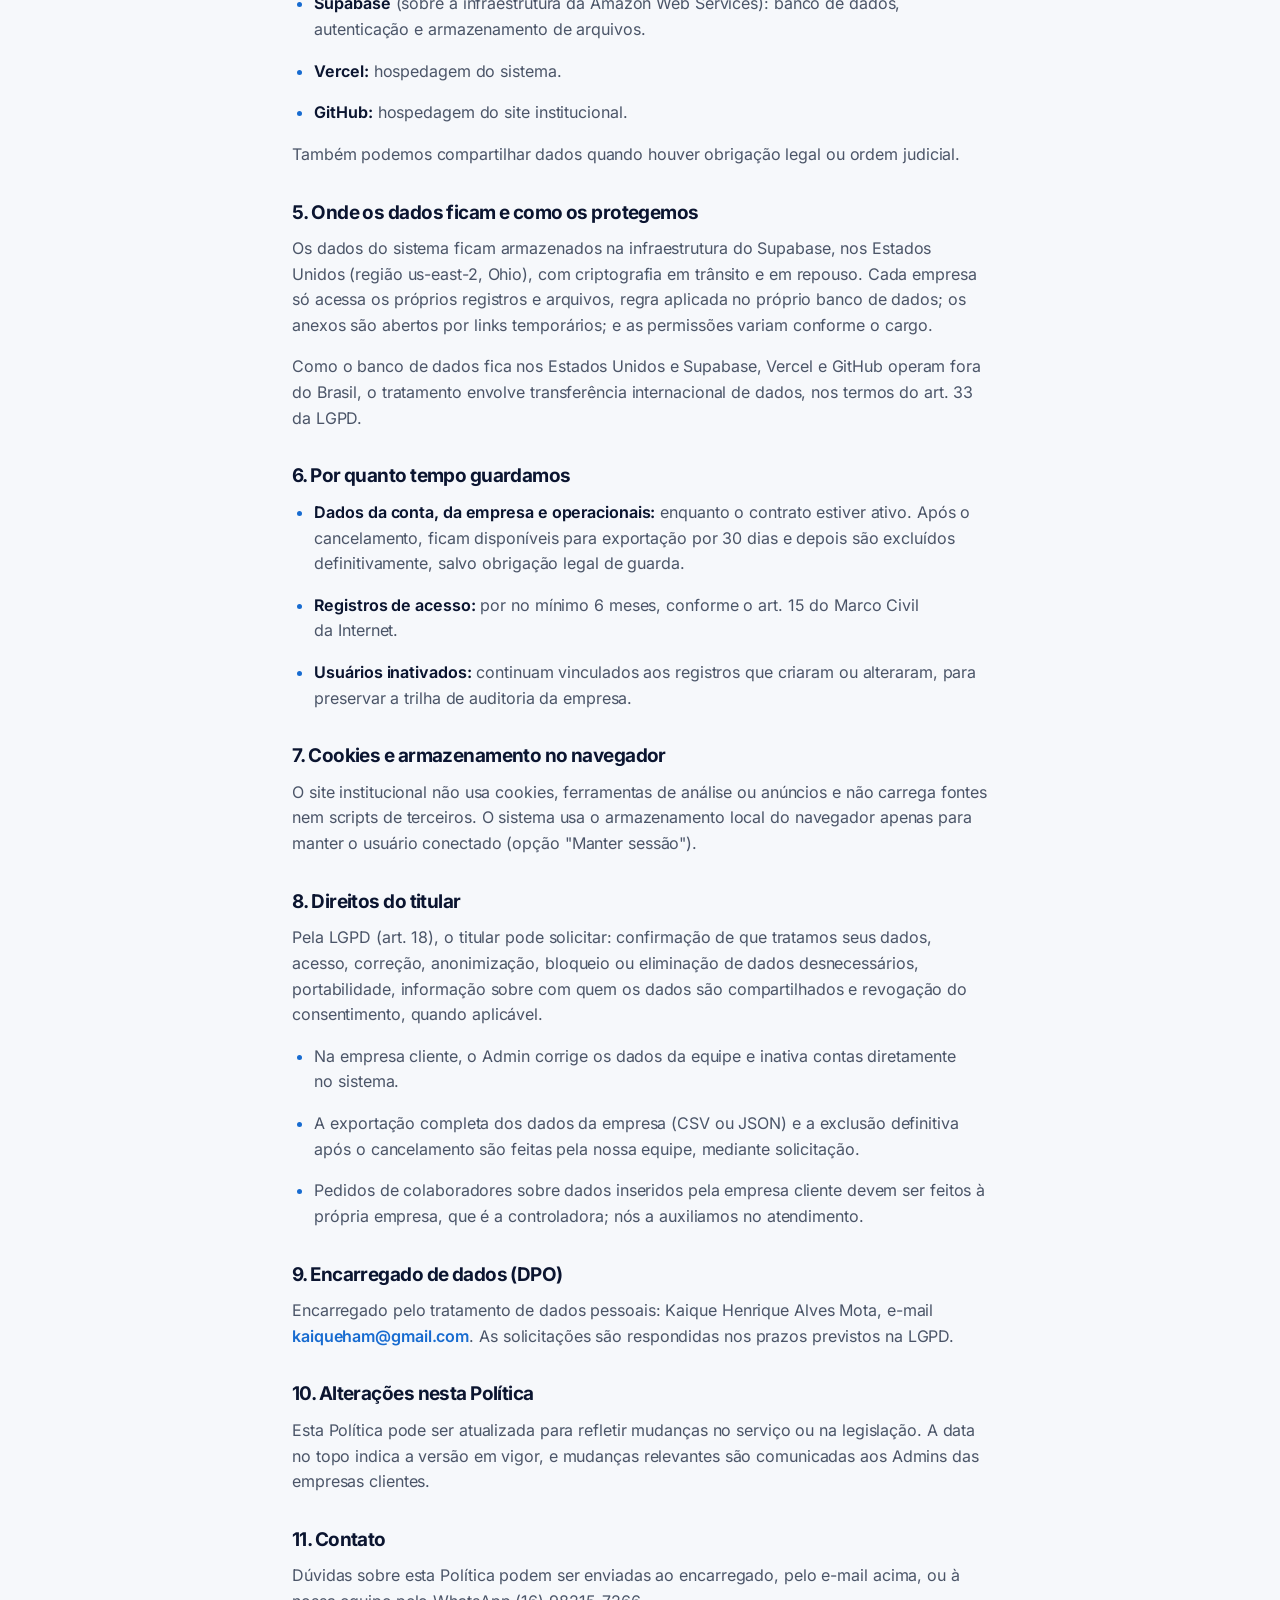
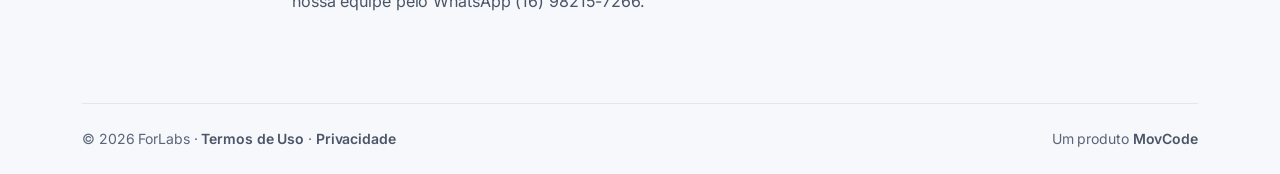
<file: privacidade.html>
<!DOCTYPE html>
<html lang="pt-BR">
<head>
  <meta charset="utf-8">
  <meta name="viewport" content="width=device-width, initial-scale=1, viewport-fit=cover">
  <title>Política de Privacidade — ForLabs</title>
  <meta name="theme-color" content="#f6f8fb">
  <meta name="color-scheme" content="light">
  <link rel="icon" type="image/svg+xml" href="assets/img/forlabs.svg">

  <link rel="preload" href="assets/vendor/inter/inter-latin.woff2" as="font" type="font/woff2" crossorigin>
  <link rel="stylesheet" href="assets/vendor/bootstrap-icons/bootstrap-icons.min.css">
  <link rel="stylesheet" href="assets/css/base.css">
</head>
<body class="p-legal">
  <a class="skip-link" href="#conteudo">Pular para o conteúdo</a>

  <header class="p-header is-solid">
    <div class="container p-header-inner">
      <a class="p-brand" href="./" aria-label="ForLabs, início"><img src="assets/img/forlabs.svg" alt="" width="32" height="32"><span class="p-brand-name"><span>For</span>Labs</span></a>
      <div class="p-header-actions">
        <a class="btn btn-ghost btn-sm" href="./"><i class="bi bi-arrow-left" aria-hidden="true"></i>Voltar ao site</a>
        <a class="btn btn-primary btn-sm" href="https://app.forlabs.com.br/">Entrar</a>
      </div>
    </div>
  </header>

  <main id="conteudo" class="container p-doc">
    <h1>Política de Privacidade</h1>
    <span class="updated">Última atualização: outubro de 2026</span>

    <p>Esta Política explica como o ForLabs trata dados pessoais no site institucional (forlabs.com.br) e no sistema (app.forlabs.com.br), de acordo com a Lei Geral de Proteção de Dados Pessoais (LGPD — Lei nº 13.709/2018).</p>

    <h2>1. Quem somos</h2>
    <p>O ForLabs é oferecido sob a marca MovCode por Kaique Henrique Alves Mota, pessoa física, com domicílio em Ribeirão Preto/SP (neste documento, “MovCode”). Contato: <a href="mailto:kaiqueham@gmail.com">kaiqueham@gmail.com</a>.</p>
    <p>Nos dados que a empresa cliente insere no sistema (registros do laboratório e contas da equipe), a empresa cliente é a controladora e a MovCode atua como operadora, tratando esses dados apenas para prestar o serviço contratado. Nos dados de visitantes do site e de contatos comerciais, a MovCode é a controladora.</p>

    <h2>2. Quais dados tratamos</h2>
    <ul>
      <li><strong>Conta de usuário:</strong> nome, e-mail, nome de usuário, cargo (Analista ou Admin), situação da conta (ativa ou inativa), foto de perfil (opcional) e preferência de tema.</li>
      <li><strong>Empresa cliente:</strong> nome, CNPJ, telefone, endereço e logotipo, usados no sistema e no cabeçalho dos laudos.</li>
      <li><strong>Dados operacionais:</strong> testes, análises de pigmentos, lotes, resultados, manuais, FISPQs, fotos de amostras, anexos e laudos inseridos pela equipe.</li>
      <li><strong>Registros de atividade:</strong> quem criou ou alterou cada registro, com data e hora.</li>
      <li><strong>Registros de acesso:</strong> data, hora e endereço IP dos acessos ao sistema, mantidos pelo nosso provedor de autenticação.</li>
      <li><strong>Chamados de suporte:</strong> nome do usuário e mensagem enviada pelo sistema.</li>
      <li><strong>Visitantes do site:</strong> o site não tem formulários nem ferramentas de análise. Os servidores de hospedagem registram dados técnicos da conexão, como o endereço IP. Ao clicar em um botão de WhatsApp, a conversa acontece no WhatsApp, sob a política de privacidade da Meta.</li>
    </ul>

    <h2>3. Para que usamos os dados e com qual base legal</h2>
    <ul>
      <li><strong>Prestar o serviço contratado</strong> (contas, registros do laboratório, laudos e suporte): execução de contrato (art. 7º, V, da LGPD).</li>
      <li><strong>Segurança, auditoria e prevenção de fraudes</strong> (registros de atividade e de acesso): legítimo interesse (art. 7º, IX) e, para os registros de acesso, cumprimento de obrigação legal (art. 7º, II, e art. 15 do Marco Civil da Internet).</li>
      <li><strong>Atender contatos comerciais e pedidos de teste:</strong> procedimentos preliminares a um contrato, a pedido do titular (art. 7º, V).</li>
    </ul>
    <p>O ForLabs não vende, não aluga e não usa os dados das empresas clientes para publicidade.</p>

    <h2>4. Com quem compartilhamos</h2>
    <p>Compartilhamos dados apenas com os fornecedores necessários ao funcionamento do serviço, que os tratam sob as nossas instruções:</p>
    <ul>
      <li><strong>Supabase</strong> (sobre a infraestrutura da Amazon Web Services): banco de dados, autenticação e armazenamento de arquivos.</li>
      <li><strong>Vercel:</strong> hospedagem do sistema.</li>
      <li><strong>GitHub:</strong> hospedagem do site institucional.</li>
    </ul>
    <p>Também podemos compartilhar dados quando houver obrigação legal ou ordem judicial.</p>

    <h2>5. Onde os dados ficam e como os protegemos</h2>
    <p>Os dados do sistema ficam armazenados na infraestrutura do Supabase, nos Estados Unidos (região us-east-2, Ohio), com criptografia em trânsito e em repouso. Cada empresa só acessa os próprios registros e arquivos, regra aplicada no próprio banco de dados; os anexos são abertos por links temporários; e as permissões variam conforme o cargo.</p>
    <p>Como o banco de dados fica nos Estados Unidos e Supabase, Vercel e GitHub operam fora do Brasil, o tratamento envolve transferência internacional de dados, nos termos do art. 33 da LGPD.</p>

    <h2>6. Por quanto tempo guardamos</h2>
    <ul>
      <li><strong>Dados da conta, da empresa e operacionais:</strong> enquanto o contrato estiver ativo. Após o cancelamento, ficam disponíveis para exportação por 30 dias e depois são excluídos definitivamente, salvo obrigação legal de guarda.</li>
      <li><strong>Registros de acesso:</strong> por no mínimo 6 meses, conforme o art. 15 do Marco Civil da Internet.</li>
      <li><strong>Usuários inativados:</strong> continuam vinculados aos registros que criaram ou alteraram, para preservar a trilha de auditoria da empresa.</li>
    </ul>

    <h2>7. Cookies e armazenamento no navegador</h2>
    <p>O site institucional não usa cookies, ferramentas de análise ou anúncios e não carrega fontes nem scripts de terceiros. O sistema usa o armazenamento local do navegador apenas para manter o usuário conectado (opção "Manter sessão").</p>

    <h2>8. Direitos do titular</h2>
    <p>Pela LGPD (art. 18), o titular pode solicitar: confirmação de que tratamos seus dados, acesso, correção, anonimização, bloqueio ou eliminação de dados desnecessários, portabilidade, informação sobre com quem os dados são compartilhados e revogação do consentimento, quando aplicável.</p>
    <ul>
      <li>Na empresa cliente, o Admin corrige os dados da equipe e inativa contas diretamente no sistema.</li>
      <li>A exportação completa dos dados da empresa (CSV ou JSON) e a exclusão definitiva após o cancelamento são feitas pela nossa equipe, mediante solicitação.</li>
      <li>Pedidos de colaboradores sobre dados inseridos pela empresa cliente devem ser feitos à própria empresa, que é a controladora; nós a auxiliamos no atendimento.</li>
    </ul>

    <h2>9. Encarregado de dados (DPO)</h2>
    <p>Encarregado pelo tratamento de dados pessoais: Kaique Henrique Alves Mota, e-mail <a href="mailto:kaiqueham@gmail.com">kaiqueham@gmail.com</a>. As solicitações são respondidas nos prazos previstos na LGPD.</p>

    <h2>10. Alterações nesta Política</h2>
    <p>Esta Política pode ser atualizada para refletir mudanças no serviço ou na legislação. A data no topo indica a versão em vigor, e mudanças relevantes são comunicadas aos Admins das empresas clientes.</p>

    <h2>11. Contato</h2>
    <p>Dúvidas sobre esta Política podem ser enviadas ao encarregado, pelo e-mail acima, ou à nossa equipe pelo WhatsApp (16) 98215-7266.</p>
  </main>

  <footer class="p-footer">
    <div class="container">
      <div class="p-footer-bottom">
        <span>© 2026 ForLabs · <a href="termos">Termos de Uso</a> · <a href="privacidade">Privacidade</a></span>
        <span>Um produto <a href="https://movcode.com.br" target="_blank" rel="noopener">MovCode</a></span>
      </div>
    </div>
  </footer>
</body>
</html>
</file>
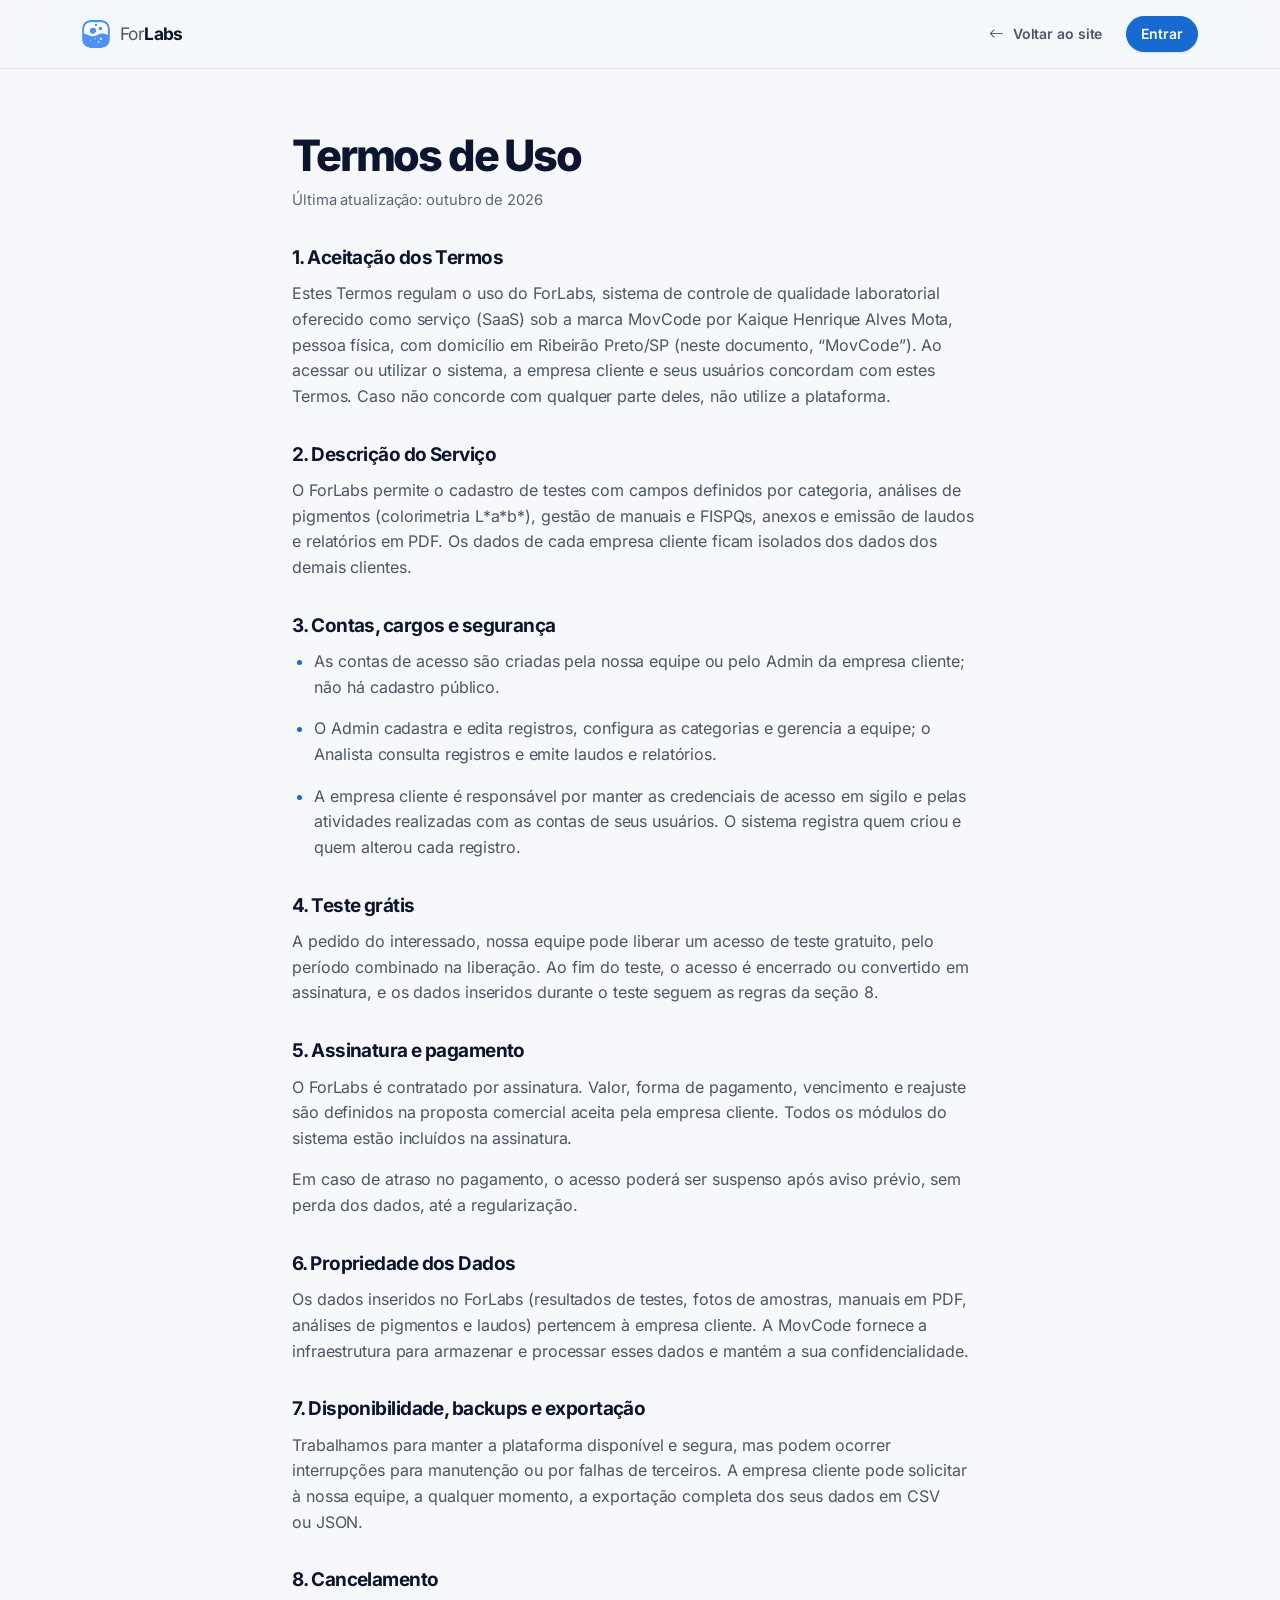
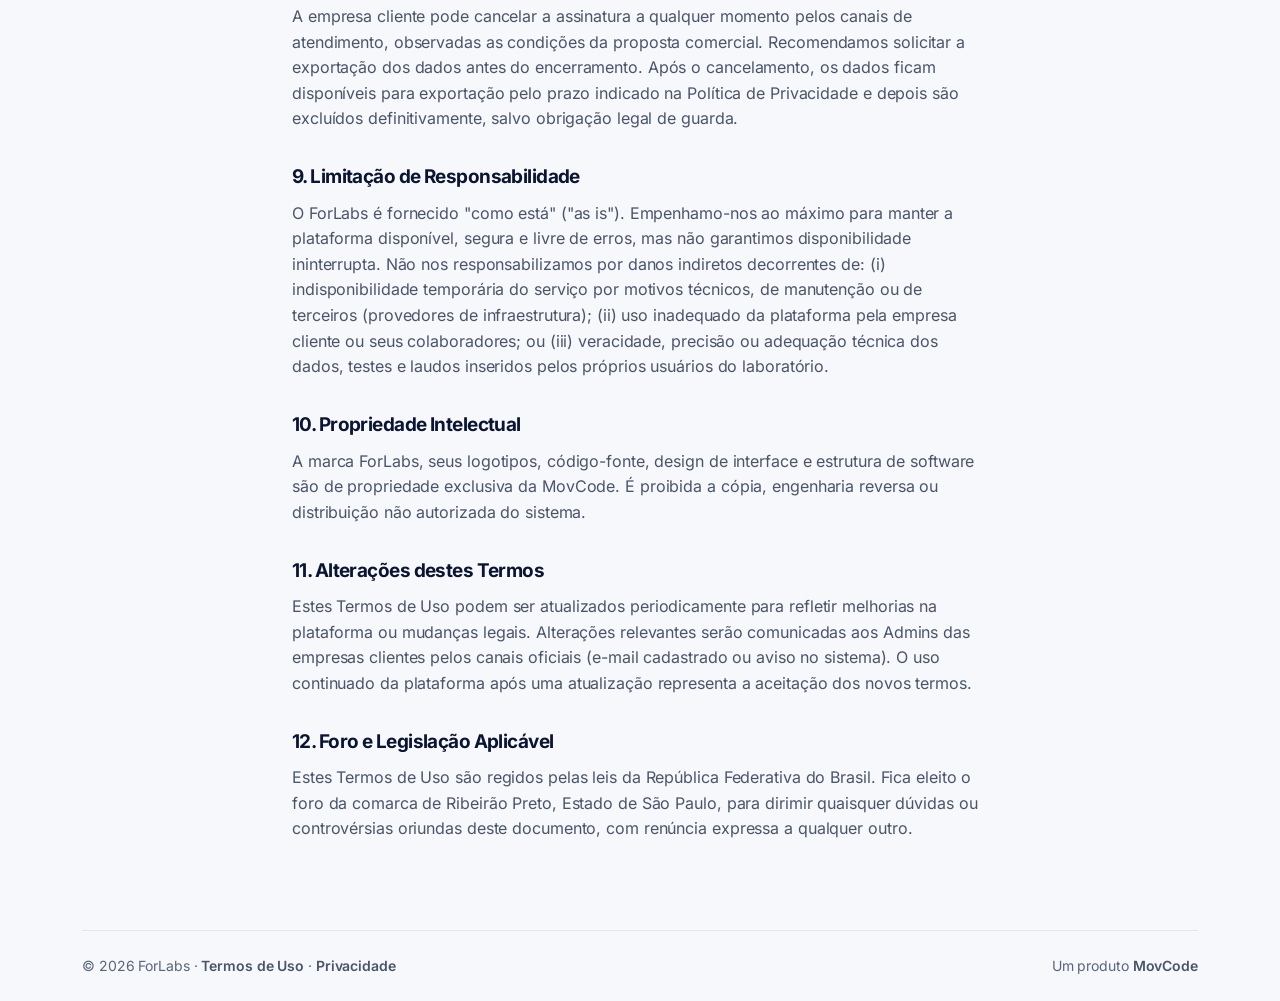
<file: termos.html>
<!DOCTYPE html>
<html lang="pt-BR">
<head>
  <meta charset="utf-8">
  <meta name="viewport" content="width=device-width, initial-scale=1, viewport-fit=cover">
  <title>Termos de Uso — ForLabs</title>
  <meta name="theme-color" content="#f6f8fb">
  <meta name="color-scheme" content="light">
  <link rel="icon" type="image/svg+xml" href="assets/img/forlabs.svg">

  <link rel="preload" href="assets/vendor/inter/inter-latin.woff2" as="font" type="font/woff2" crossorigin>
  <link rel="stylesheet" href="assets/vendor/bootstrap-icons/bootstrap-icons.min.css">
  <link rel="stylesheet" href="assets/css/base.css">
</head>
<body class="p-legal">
  <a class="skip-link" href="#conteudo">Pular para o conteúdo</a>

  <header class="p-header is-solid">
    <div class="container p-header-inner">
      <a class="p-brand" href="./" aria-label="ForLabs, início"><img src="assets/img/forlabs.svg" alt="" width="32" height="32"><span class="p-brand-name"><span>For</span>Labs</span></a>
      <div class="p-header-actions">
        <a class="btn btn-ghost btn-sm" href="./"><i class="bi bi-arrow-left" aria-hidden="true"></i>Voltar ao site</a>
        <a class="btn btn-primary btn-sm" href="https://app.forlabs.com.br/">Entrar</a>
      </div>
    </div>
  </header>

  <main id="conteudo" class="container p-doc">
    <h1>Termos de Uso</h1>
    <span class="updated">Última atualização: outubro de 2026</span>

    <h2>1. Aceitação dos Termos</h2>
    <p>Estes Termos regulam o uso do ForLabs, sistema de controle de qualidade laboratorial oferecido como serviço (SaaS) sob a marca MovCode por Kaique Henrique Alves Mota, pessoa física, com domicílio em Ribeirão Preto/SP (neste documento, “MovCode”). Ao acessar ou utilizar o sistema, a empresa cliente e seus usuários concordam com estes Termos. Caso não concorde com qualquer parte deles, não utilize a plataforma.</p>

    <h2>2. Descrição do Serviço</h2>
    <p>O ForLabs permite o cadastro de testes com campos definidos por categoria, análises de pigmentos (colorimetria L*a*b*), gestão de manuais e FISPQs, anexos e emissão de laudos e relatórios em PDF. Os dados de cada empresa cliente ficam isolados dos dados dos demais clientes.</p>

    <h2>3. Contas, cargos e segurança</h2>
    <ul>
      <li>As contas de acesso são criadas pela nossa equipe ou pelo Admin da empresa cliente; não há cadastro público.</li>
      <li>O Admin cadastra e edita registros, configura as categorias e gerencia a equipe; o Analista consulta registros e emite laudos e relatórios.</li>
      <li>A empresa cliente é responsável por manter as credenciais de acesso em sigilo e pelas atividades realizadas com as contas de seus usuários. O sistema registra quem criou e quem alterou cada registro.</li>
    </ul>

    <h2>4. Teste grátis</h2>
    <p>A pedido do interessado, nossa equipe pode liberar um acesso de teste gratuito, pelo período combinado na liberação. Ao fim do teste, o acesso é encerrado ou convertido em assinatura, e os dados inseridos durante o teste seguem as regras da seção 8.</p>

    <h2>5. Assinatura e pagamento</h2>
    <p>O ForLabs é contratado por assinatura. Valor, forma de pagamento, vencimento e reajuste são definidos na proposta comercial aceita pela empresa cliente. Todos os módulos do sistema estão incluídos na assinatura.</p>
    <p>Em caso de atraso no pagamento, o acesso poderá ser suspenso após aviso prévio, sem perda dos dados, até a regularização.</p>

    <h2>6. Propriedade dos Dados</h2>
    <p>Os dados inseridos no ForLabs (resultados de testes, fotos de amostras, manuais em PDF, análises de pigmentos e laudos) pertencem à empresa cliente. A MovCode fornece a infraestrutura para armazenar e processar esses dados e mantém a sua confidencialidade.</p>

    <h2>7. Disponibilidade, backups e exportação</h2>
    <p>Trabalhamos para manter a plataforma disponível e segura, mas podem ocorrer interrupções para manutenção ou por falhas de terceiros. A empresa cliente pode solicitar à nossa equipe, a qualquer momento, a exportação completa dos seus dados em CSV ou JSON.</p>

    <h2>8. Cancelamento</h2>
    <p>A empresa cliente pode cancelar a assinatura a qualquer momento pelos canais de atendimento, observadas as condições da proposta comercial. Recomendamos solicitar a exportação dos dados antes do encerramento. Após o cancelamento, os dados ficam disponíveis para exportação pelo prazo indicado na Política de Privacidade e depois são excluídos definitivamente, salvo obrigação legal de guarda.</p>

    <h2>9. Limitação de Responsabilidade</h2>
    <p>O ForLabs é fornecido "como está" ("as is"). Empenhamo-nos ao máximo para manter a plataforma disponível, segura e livre de erros, mas não garantimos disponibilidade ininterrupta. Não nos responsabilizamos por danos indiretos decorrentes de: (i) indisponibilidade temporária do serviço por motivos técnicos, de manutenção ou de terceiros (provedores de infraestrutura); (ii) uso inadequado da plataforma pela empresa cliente ou seus colaboradores; ou (iii) veracidade, precisão ou adequação técnica dos dados, testes e laudos inseridos pelos próprios usuários do laboratório.</p>

    <h2>10. Propriedade Intelectual</h2>
    <p>A marca ForLabs, seus logotipos, código-fonte, design de interface e estrutura de software são de propriedade exclusiva da MovCode. É proibida a cópia, engenharia reversa ou distribuição não autorizada do sistema.</p>

    <h2>11. Alterações destes Termos</h2>
    <p>Estes Termos de Uso podem ser atualizados periodicamente para refletir melhorias na plataforma ou mudanças legais. Alterações relevantes serão comunicadas aos Admins das empresas clientes pelos canais oficiais (e-mail cadastrado ou aviso no sistema). O uso continuado da plataforma após uma atualização representa a aceitação dos novos termos.</p>

    <h2>12. Foro e Legislação Aplicável</h2>
    <p>Estes Termos de Uso são regidos pelas leis da República Federativa do Brasil. Fica eleito o foro da comarca de Ribeirão Preto, Estado de São Paulo, para dirimir quaisquer dúvidas ou controvérsias oriundas deste documento, com renúncia expressa a qualquer outro.</p>
  </main>

  <footer class="p-footer">
    <div class="container">
      <div class="p-footer-bottom">
        <span>© 2026 ForLabs · <a href="termos">Termos de Uso</a> · <a href="privacidade">Privacidade</a></span>
        <span>Um produto <a href="https://movcode.com.br" target="_blank" rel="noopener">MovCode</a></span>
      </div>
    </div>
  </footer>
</body>
</html>
</file>
<file: assets/css/base.css>
/* ==========================================================================
   BASE — tokens, reset e componentes compartilhados (página do produto,
   Termos e Privacidade).
   Conceito: bancada de laboratório — fundo claro de papel milimetrado,
   filetes finos e o azul do sistema como único acento.
   ========================================================================== */

@font-face {
  font-family: 'Inter';
  src: url('../vendor/inter/inter-latin.woff2') format('woff2');
  font-weight: 100 900;
  font-style: normal;
  font-display: swap;
}

:root {
  color-scheme: light;

  /* Cores */
  --ink: #0b1530;
  --bg: #f6f8fb;
  --bg-raised: #ffffff;
  --surface: #ffffff;
  --surface-2: #eef2f7;
  --surface-3: #dfe6ef;
  --line: rgba(11, 21, 48, 0.08);
  --line-strong: rgba(11, 21, 48, 0.16);
  --grid: rgba(23, 107, 208, 0.06);
  --text: #0b1530;
  --text-2: #4b5568;
  --text-3: #5b6577;

  /* Azul do sistema: --blue é o tom da marca (decorativo); --primary é o
     tom de botões e links, um pouco mais escuro para manter o contraste. */
  --blue: #2994f2;
  --primary: #176bd0;
  --primary-ink: #ffffff;
  --primary-hover: #1460bb;
  --primary-soft: rgba(41, 148, 242, 0.1);
  --primary-line: rgba(41, 148, 242, 0.4);

  /* Status (os mesmos do sistema) */
  --success: #059669;
  --success-soft: rgba(16, 185, 129, 0.12);
  --danger: #dc2626;
  --danger-soft: rgba(220, 38, 38, 0.1);
  --warning: #d97706;
  --warning-soft: rgba(245, 158, 11, 0.12);

  /* Tipografia */
  --font-body: 'Inter', system-ui, -apple-system, 'Segoe UI', Roboto, sans-serif;
  --font-mono: ui-monospace, 'SF Mono', Menlo, Consolas, monospace;
  --fs-xs: 0.75rem;
  --fs-sm: 0.875rem;
  --fs-base: 1rem;

  /* Espaçamento, raios e movimento */
  --sp-1: 0.25rem;
  --sp-2: 0.5rem;
  --sp-3: 0.75rem;
  --sp-4: 1rem;
  --sp-5: 1.5rem;
  --sp-6: 2rem;
  --sp-7: 3rem;
  --sp-8: 4.5rem;
  --radius: 10px;
  --radius-lg: 16px;
  --radius-xl: clamp(22px, 2.6vw, 36px);
  --container: 1180px;
  --gutter: 1rem;
  --header-h: 64px;
  --section-y: clamp(3.5rem, 7vw, 6rem);
  --ease: cubic-bezier(0.2, 0.7, 0.2, 1);
  --ease-out: cubic-bezier(0.16, 1, 0.3, 1);
}
@media (min-width: 640px) { :root { --gutter: 1.5rem; } }
@media (min-width: 1100px) { :root { --gutter: 2rem; --header-h: 68px; } }

/* ---------- Reset ---------- */
*, *::before, *::after { box-sizing: border-box; }
* { margin: 0; padding: 0; }
html {
  -webkit-text-size-adjust: 100%;
  text-size-adjust: 100%;
  scroll-behavior: smooth;
  scroll-padding-top: calc(var(--header-h) + 12px);
}
body {
  min-height: 100vh;
  background: var(--bg);
  color: var(--text);
  font-family: var(--font-body);
  font-size: var(--fs-base);
  line-height: 1.6;
  letter-spacing: -0.006em;
  -webkit-font-smoothing: antialiased;
  overflow-x: hidden;
}
img, svg { display: block; max-width: 100%; height: auto; }
a { color: inherit; text-decoration: none; }
button { font: inherit; color: inherit; background: none; border: 0; cursor: pointer; }
ul, ol { list-style: none; }
h1, h2, h3, h4 { line-height: 1.1; text-wrap: balance; }
p, li { text-wrap: pretty; }
::selection { background: var(--primary); color: #fff; }
:focus-visible { outline: 2px solid var(--primary); outline-offset: 3px; border-radius: 4px; }

/* ---------- Layout ---------- */
.container { width: 100%; max-width: var(--container); margin-inline: auto; padding-inline: var(--gutter); }
.sr-only {
  position: absolute !important;
  width: 1px; height: 1px;
  padding: 0; margin: -1px;
  overflow: hidden; clip: rect(0 0 0 0);
  white-space: nowrap; border: 0;
}
.skip-link {
  position: absolute;
  left: 12px;
  top: -80px;
  z-index: 300;
  padding: 0.6rem 1rem;
  border-radius: 8px;
  background: var(--primary);
  color: var(--primary-ink);
  font-weight: 650;
}
.skip-link:focus { top: 12px; }

/* ---------- Botões ---------- */
.btn {
  --btn-bg: var(--surface);
  --btn-fg: var(--text);
  --btn-bd: var(--line-strong);
  display: inline-flex;
  align-items: center;
  justify-content: center;
  gap: 0.55rem;
  min-height: 44px;
  padding: 0.6rem 1.15rem;
  border: 1px solid var(--btn-bd);
  border-radius: 999px;
  background: var(--btn-bg);
  color: var(--btn-fg);
  font-size: 0.94rem;
  font-weight: 600;
  line-height: 1.2;
  white-space: nowrap;
  transition: background-color 0.25s var(--ease), border-color 0.25s var(--ease), color 0.25s var(--ease), transform 0.35s var(--ease-out), box-shadow 0.35s var(--ease-out);
}
.btn:active { transform: translateY(1px); }
.btn i { font-size: 1.05em; line-height: 1; transition: transform 0.35s var(--ease-out); }
.btn:hover .bi-arrow-up-right, .btn:hover .bi-arrow-right { transform: translate(2px, -2px); }
.btn-sm { min-height: 36px; padding: 0.4rem 0.9rem; font-size: 0.875rem; }
.btn-lg { min-height: 50px; padding: 0.75rem 1.4rem; font-size: 0.98rem; }
.btn-block { width: 100%; }
.btn-primary {
  --btn-bg: var(--primary);
  --btn-fg: var(--primary-ink);
  --btn-bd: var(--primary);
  box-shadow: 0 1px 2px rgba(11, 21, 48, 0.12);
}
.btn-primary:hover { --btn-bg: var(--primary-hover); --btn-bd: var(--primary-hover); }
.btn-outline { --btn-bg: transparent; }
.btn-outline:hover { --btn-bd: var(--primary); --btn-fg: var(--primary); }
.btn-ghost { --btn-bg: transparent; --btn-bd: transparent; --btn-fg: var(--text-2); }
.btn-ghost:hover { --btn-bg: var(--surface-2); --btn-fg: var(--text); }
.btn-light { --btn-bg: #fff; --btn-fg: var(--ink); --btn-bd: #fff; }
.btn-light:hover { --btn-bg: var(--ink); --btn-fg: #fff; --btn-bd: var(--ink); }
.btn-outline-light { --btn-bg: transparent; --btn-fg: #fff; --btn-bd: rgba(255, 255, 255, 0.55); }
.btn-outline-light:hover { --btn-bg: rgba(255, 255, 255, 0.12); --btn-bd: #fff; }

/* ---------- Marca ---------- */
.p-brand { display: inline-flex; align-items: center; gap: 0.6rem; color: var(--text); }
.p-brand img { width: 28px; height: 28px; border-radius: 8px; }
.p-brand-name { font-weight: 700; font-size: 1.08rem; line-height: 1; letter-spacing: -0.03em; }
.p-brand-name span { font-weight: 400; color: var(--text-2); }

/* ---------- Cabeçalho ---------- */
.p-header {
  position: fixed;
  inset: 0 0 auto;
  z-index: 50;
  border-bottom: 1px solid transparent;
  transition: background-color 0.4s var(--ease), border-color 0.4s var(--ease);
}
.p-header.is-scrolled,
.p-header.is-open,
.p-header.is-solid {
  background: color-mix(in srgb, var(--bg) 82%, transparent);
  backdrop-filter: blur(16px) saturate(1.4);
  -webkit-backdrop-filter: blur(16px) saturate(1.4);
  border-bottom-color: var(--line);
}
.p-header.is-open { background: var(--bg); }
.p-header-inner { display: flex; align-items: center; gap: var(--sp-4); min-height: var(--header-h); }
.p-nav { display: none; gap: 0.25rem; margin-left: var(--sp-6); }
.p-nav a {
  padding: 0.5rem 0.8rem;
  border-radius: 99px;
  color: var(--text-2);
  font-size: 0.875rem;
  font-weight: 500;
  transition: color 0.2s, background-color 0.2s;
}
.p-nav a:hover { color: var(--text); background: var(--surface-2); }
.p-header-actions { display: flex; align-items: center; gap: var(--sp-2); margin-left: auto; }
@media (min-width: 1000px) { .p-nav { display: flex; } }
@media (max-width: 479px) { .p-header .p-login { display: none; } }

.p-menu-btn { display: grid; place-items: center; width: 44px; height: 44px; margin-right: -6px; border-radius: 50%; }
.p-menu-icon, .p-menu-icon::before, .p-menu-icon::after {
  display: block;
  width: 20px;
  height: 2px;
  border-radius: 2px;
  background: var(--text);
  transition: transform 0.35s var(--ease-out);
}
.p-menu-icon { position: relative; background: transparent; }
.p-menu-icon::before, .p-menu-icon::after { content: ''; position: absolute; left: 0; }
.p-menu-icon::before { top: -4px; }
.p-menu-icon::after { top: 4px; }
.is-open .p-menu-icon::before { transform: translateY(4px) rotate(45deg); }
.is-open .p-menu-icon::after { transform: translateY(-4px) rotate(-45deg); }
@media (min-width: 1000px) { .p-menu-btn { display: none; } }

.p-sheet {
  display: flex;
  flex-direction: column;
  height: calc(100svh - var(--header-h));
  overflow-y: auto;
  padding: var(--sp-3) var(--gutter) var(--sp-6);
  border-top: 1px solid var(--line);
  background: var(--bg);
}
.p-sheet[hidden] { display: none; }
.p-sheet a {
  display: flex;
  align-items: center;
  justify-content: space-between;
  padding: 0.9rem 0;
  border-bottom: 1px solid var(--line);
  font-size: 1.25rem;
  font-weight: 600;
  letter-spacing: -0.02em;
}
.p-sheet a i { font-size: 1rem; color: var(--text-3); }
.p-header.is-open .p-sheet a { animation: p-up 0.5s var(--ease-out) both; }
.p-header.is-open .p-sheet a:nth-child(2) { animation-delay: 40ms; }
.p-header.is-open .p-sheet a:nth-child(3) { animation-delay: 80ms; }
.p-header.is-open .p-sheet a:nth-child(4) { animation-delay: 120ms; }
.p-header.is-open .p-sheet a:nth-child(5) { animation-delay: 160ms; }
.p-header.is-open .p-sheet a:nth-child(6) { animation-delay: 200ms; }
@keyframes p-up { from { opacity: 0; transform: translateY(14px); } }
@media (min-width: 1000px) { .p-sheet { display: none !important; } }

/* Progresso de leitura no pé do cabeçalho */
.p-progress { position: absolute; left: 0; right: 0; bottom: -1px; height: 2px; overflow: hidden; pointer-events: none; }
.p-progress span {
  display: block;
  height: 100%;
  transform-origin: 0 50%;
  transform: scaleX(var(--progress, 0));
  background: var(--primary);
}

/* ---------- Planos ---------- */
.plans {
  display: grid;
  gap: 14px;
  grid-template-columns: repeat(auto-fit, minmax(min(100%, 280px), 1fr));
  max-width: calc(var(--n, 3) * 420px);
  margin-inline: auto;
}
.plan-card {
  position: relative;
  display: flex;
  flex-direction: column;
  gap: 1.3rem;
  padding: clamp(1.4rem, 2vw, 1.9rem);
  border: 1px solid var(--line);
  border-radius: var(--radius-lg);
  background: var(--surface);
  box-shadow: 0 24px 48px -40px rgba(11, 21, 48, 0.35);
}
.plan-card.is-featured { border-color: var(--primary-line); border-top: 3px solid var(--primary); }
.plan-head { display: flex; flex-wrap: wrap; justify-content: space-between; align-items: flex-start; gap: 0.6rem 1rem; }
.plan-name { font-size: 1.35rem; font-weight: 700; letter-spacing: -0.03em; line-height: 1.1; }
.plan-tag { padding: 4px 10px; border-radius: 99px; background: var(--primary-soft); color: var(--primary); font-size: 0.72rem; font-weight: 650; letter-spacing: 0.08em; text-transform: uppercase; white-space: nowrap; }
.plan-price { display: flex; align-items: flex-start; gap: 0.15rem; }
.plan-price .cur { margin-top: 0.55em; color: var(--text-2); font-weight: 600; }
.plan-price strong { font-size: clamp(2.6rem, 2rem + 2vw, 3.6rem); font-weight: 700; letter-spacing: -0.04em; line-height: 0.95; font-variant-numeric: tabular-nums; }
.plan-price .cents { display: grid; margin-top: 0.4em; font-size: 1.15rem; font-weight: 700; line-height: 1.1; }
.plan-price .cents small { color: var(--text-3); font-size: 0.78rem; font-weight: 500; }
.plan-price.is-quote strong { font-size: clamp(1.6rem, 1.3rem + 1vw, 2.05rem); letter-spacing: -0.03em; line-height: 1.1; }
.plan-per { margin-top: -0.6rem; color: var(--text-3); font-size: 0.92rem; }
.plan-actions { display: grid; gap: 0.6rem; margin-top: auto; }

/* ---------- Rodapé ---------- */
.p-footer { position: relative; padding-top: clamp(3rem, 6vw, 4.5rem); color: var(--text-3); font-size: var(--fs-sm); }
.p-footer-top { display: grid; gap: var(--sp-6); padding-bottom: var(--sp-7); }
@media (min-width: 800px) { .p-footer-top { grid-template-columns: 1fr auto; } }
.p-footer-brand { display: grid; gap: 1rem; align-content: start; }
.p-footer-brand p { color: var(--text-2); font-size: 0.95rem; }
.p-footer-nav { display: grid; grid-template-columns: repeat(3, minmax(0, auto)); gap: var(--sp-6) clamp(2rem, 6vw, 5rem); }
.p-footer-nav div { display: grid; gap: 0.6rem; align-content: start; }
.p-footer-nav span { margin-bottom: 0.3rem; font-size: 0.72rem; font-weight: 650; letter-spacing: 0.18em; text-transform: uppercase; color: var(--text-3); }
.p-footer-nav a { color: var(--text-2); font-size: 0.9rem; }
.p-footer-nav a:hover { color: var(--primary); }
@media (max-width: 479px) { .p-footer-nav { grid-template-columns: repeat(2, minmax(0, 1fr)); } }
.p-footer-bottom { display: flex; flex-wrap: wrap; justify-content: space-between; gap: 0.6rem; padding-block: var(--sp-5); border-top: 1px solid var(--line); }
.p-footer-bottom a { color: var(--text-2); font-weight: 600; }
.p-footer-bottom a:hover { color: var(--primary); }

/* ---------- Menos movimento ---------- */
@media (prefers-reduced-motion: reduce) {
  *, *::before, *::after {
    animation-duration: 0.01ms !important;
    animation-iteration-count: 1 !important;
    transition-duration: 0.01ms !important;
    scroll-behavior: auto !important;
  }
}

/* ---------- Páginas de texto (Termos e Privacidade) ---------- */
.p-doc { max-width: 760px; padding-top: calc(var(--header-h) + clamp(2.5rem, 6vw, 4rem)); padding-bottom: var(--sp-8); }
.p-doc h1 { margin-bottom: 0.6rem; font-size: clamp(1.9rem, 1.3rem + 2vw, 2.7rem); font-weight: 800; letter-spacing: -0.05em; }
.p-doc .updated { display: block; margin-bottom: var(--sp-6); color: var(--text-3); font-size: 0.92rem; }
.p-doc h2 { margin: 2.2rem 0 0.8rem; font-size: 1.18rem; font-weight: 700; letter-spacing: -0.03em; }
.p-doc p, .p-doc li { margin-bottom: 1rem; color: var(--text-2); }
.p-doc ul { margin: 0 0 1rem 1.4rem; list-style: disc; }
.p-doc li::marker { color: var(--primary); }
.p-doc strong { color: var(--text); font-weight: 650; }
.p-doc a { color: var(--primary); font-weight: 600; }
.p-legal .p-footer { padding-top: 0; }
@media (max-width: 399px) { .p-legal .p-header-actions .btn-ghost { display: none; } }
</file>
<file: assets/css/site.css>
/* ==========================================================================
   SITE DO FORLABS — página do produto.
   Identidade própria e sóbria: fundo claro, o azul do sistema como único
   acento e Inter. Os componentes vêm de base.css; aqui montamos a página.
   ========================================================================== */

.p-body { font-size: 1rem; }

/* ---------- Textos comuns ---------- */
.p-eyebrow {
  display: inline-flex;
  align-items: center;
  gap: 0.75rem;
  font-size: 0.78rem;
  font-weight: 600;
  letter-spacing: 0.14em;
  text-transform: uppercase;
  color: var(--primary);
}
.p-num { color: var(--text-3); font-variant-numeric: tabular-nums; }
.p-h2 {
  font-size: clamp(1.7rem, 1rem + 1.9vw, 2.5rem);
  font-weight: 700;
  letter-spacing: -0.03em;
  line-height: 1.15;
  text-wrap: balance;
}
.p-h2 .p-dim { display: block; }
.p-dim { color: var(--text-3); }
.p-head { display: flex; flex-direction: column; align-items: flex-start; gap: 0.85rem; max-width: 760px; margin-bottom: clamp(2rem, 4vw, 3rem); }
.p-head.is-center { align-items: center; text-align: center; margin-inline: auto; }
.p-section { position: relative; padding-block: var(--section-y); }
.p-section.is-white { background: var(--surface); border-block: 1px solid var(--line); }

/* ---------- Revelar ao rolar ---------- */
.js [data-reveal] {
  opacity: 0;
  transform: translateY(16px);
  transition: opacity 0.7s var(--ease-out), transform 0.8s var(--ease-out);
  transition-delay: var(--d, 0ms);
}
.js [data-reveal].is-in { opacity: 1; transform: none; }

/* ==========================================================================
   HERO — ocupa a tela inteira; as telas do sistema vêm logo abaixo
   ========================================================================== */
.p-hero {
  position: relative;
  display: flex;
  flex-direction: column;
  justify-content: center;
  min-height: 100vh;
  min-height: 100svh;
  padding-top: calc(var(--header-h) + clamp(1.5rem, 4vw, 3rem));
  padding-bottom: clamp(2.5rem, 6vw, 4rem);
  background: linear-gradient(180deg, var(--surface) 0%, var(--bg) 100%);
}
.p-hero-inner { display: flex; flex-direction: column; align-items: center; gap: clamp(1rem, 2vw, 1.4rem); text-align: center; }
.p-display {
  max-width: 18ch;
  font-size: clamp(2.1rem, 1rem + 3.4vw, 3.6rem);
  font-weight: 700;
  letter-spacing: -0.035em;
  line-height: 1.08;
  text-wrap: balance;
}
.p-display .p-accent { color: var(--primary); white-space: nowrap; }
.p-nowrap { white-space: nowrap; }
.p-hero-lead { max-width: 58ch; color: var(--text-2); font-size: clamp(1rem, 0.95rem + 0.25vw, 1.125rem); }
.p-hero-lead strong { color: var(--text); font-weight: 600; }
.p-ctas { display: flex; flex-wrap: wrap; gap: 0.75rem; justify-content: center; margin-top: 0.5rem; }
.p-fine { display: flex; flex-wrap: wrap; justify-content: center; gap: 0.4rem 1.4rem; color: var(--text-3); font-size: 0.875rem; }
.p-fine li { display: inline-flex; align-items: center; gap: 0.4rem; }
.p-fine i { color: var(--primary); font-size: 1.05rem; }
@media (max-width: 479px) {
  .p-ctas { width: 100%; }
  .p-ctas .btn { width: 100%; }
}

/* ==========================================================================
   VITRINE — telas reais do sistema, logo abaixo da dobra
   ========================================================================== */
.p-showcase { position: relative; padding: clamp(1rem, 3vw, 2rem) 0 clamp(4rem, 9vw, 7rem); }
.p-stage { position: relative; }
.p-browser {
  position: relative;
  overflow: hidden;
  border: 1px solid var(--line-strong);
  border-radius: clamp(10px, 1.2vw, 16px);
  background: var(--surface);
  box-shadow: 0 40px 80px -48px rgba(11, 21, 48, 0.45);
}
.p-browser-bar { display: flex; align-items: center; gap: 6px; height: 34px; padding: 0 12px; border-bottom: 1px solid var(--line); background: var(--surface-2); }
.p-browser-bar span { width: 10px; height: 10px; border-radius: 50%; background: var(--surface-3); }
.p-browser-bar em {
  display: inline-flex;
  align-items: center;
  gap: 0.4rem;
  margin-inline: auto;
  padding: 2px 14px;
  border-radius: 99px;
  background: var(--surface);
  color: var(--text-3);
  font-family: var(--font-mono);
  font-size: 0.7rem;
  font-style: normal;
  transform: translateX(-24px);
}
.p-browser-bar em i { font-size: 0.65rem; color: var(--success); }
.p-browser img { width: 100%; }
.p-phone {
  padding: clamp(4px, 0.5vw, 7px);
  border: 1px solid rgba(11, 21, 48, 0.25);
  border-radius: clamp(20px, 2.4vw, 34px);
  background: #0b1530;
  box-shadow: 0 30px 60px -36px rgba(11, 21, 48, 0.55);
}
.p-phone img { width: 100%; border-radius: clamp(16px, 2vw, 28px); }
.p-stage-phone { position: absolute; right: -1%; bottom: -8%; width: 21%; }
@media (max-width: 699px) { .p-stage-phone { width: 32%; right: -1%; bottom: -12%; } }

/* ==========================================================================
   COMO FUNCIONA
   ========================================================================== */
.p-steps { display: grid; gap: var(--sp-5); }
@media (min-width: 860px) { .p-steps { grid-template-columns: repeat(3, minmax(0, 1fr)); } }
.p-step { display: flex; flex-direction: column; gap: 0.6rem; padding: clamp(1.25rem, 2vw, 1.6rem); border: 1px solid var(--line); border-radius: var(--radius-lg); background: var(--surface); }
.p-step-n { color: var(--primary); font-size: 0.8rem; font-weight: 600; letter-spacing: 0.12em; text-transform: uppercase; }
.p-step h3 { font-size: clamp(1.1rem, 1rem + 0.35vw, 1.28rem); font-weight: 650; letter-spacing: -0.02em; }
.p-step p { color: var(--text-2); }

/* ==========================================================================
   RECURSOS — capítulos com palco fixo
   ========================================================================== */
.p-chapters { padding-top: calc(var(--section-y) * 0.5); overflow-x: clip; }
.p-chapters-grid { display: grid; gap: var(--sp-7); }
.p-chapters-stage { display: none; }
.p-chapter-list { display: grid; gap: clamp(4rem, 10vw, 6rem); }
.p-chapter { display: flex; flex-direction: column; gap: 1.2rem; }
.p-chapter-tag { display: inline-flex; align-items: center; gap: 0.9rem; color: var(--primary); font-size: 0.78rem; font-weight: 600; letter-spacing: 0.14em; text-transform: uppercase; }
.p-chapter-tag b { color: var(--text-3); font-weight: 500; letter-spacing: 0.08em; }
.p-chapter h3 { font-size: clamp(1.4rem, 1.1rem + 0.9vw, 1.9rem); font-weight: 700; letter-spacing: -0.03em; line-height: 1.12; }
.p-chapter-media { margin-top: var(--sp-4); }

.p-checks { display: grid; border-top: 1px solid var(--line); }
.p-checks li { position: relative; padding: 0.9rem 0 0.9rem 1.9rem; border-bottom: 1px solid var(--line); color: var(--text-2); line-height: 1.5; }
.p-checks li::before {
  content: '\f26e';
  position: absolute;
  left: 0;
  top: 0.95rem;
  color: var(--primary);
  font-family: 'bootstrap-icons';
  font-size: 1.1rem;
  line-height: 1.3;
}
.p-checks strong { color: var(--text); font-weight: 600; }

.p-duo { position: relative; display: grid; grid-template-columns: 1fr 1fr; gap: 6%; width: min(520px, 100%); margin-inline: auto; }

@media (min-width: 1000px) {
  .p-chapters-grid { grid-template-columns: minmax(0, 0.8fr) minmax(0, 1.2fr); gap: clamp(2.5rem, 5vw, 4.5rem); }
  .p-chapters-stage {
    position: sticky;
    top: calc(var(--header-h) + 6vh);
    grid-column: 2;
    grid-row: 1;
    display: grid;
    place-items: center;
    height: calc(100vh - var(--header-h) - 12vh);
    max-height: 760px;
  }
  .p-chapter-list { grid-column: 1; grid-row: 1; gap: 0; }
  .p-chapter { min-height: 72vh; justify-content: center; transition: opacity 0.5s var(--ease); }
  .js .p-chapter:not(.is-active) { opacity: 0.3; }
  .p-chapter-media { display: none; }

  .p-frame {
    position: absolute;
    inset: 0;
    display: grid;
    place-items: center;
    justify-items: start;
    opacity: 0;
    transform: translateY(16px);
    transition: opacity 0.6s var(--ease), transform 0.7s var(--ease-out);
    pointer-events: none;
  }
  .p-frame.is-active { opacity: 1; transform: none; }
  .p-frame.is-past { transform: translateY(-16px); }
  .p-frame .p-browser { width: 100%; }
  .p-frame .p-duo { width: min(70%, 52vh); justify-self: center; }
  .p-stage-dots { position: absolute; left: 0; bottom: -6px; display: flex; gap: 6px; }
  .p-stage-dots span { width: 28px; height: 3px; border-radius: 3px; background: var(--line-strong); transition: background-color 0.4s, width 0.4s var(--ease-out); }
  .p-stage-dots span.is-active { width: 48px; background: var(--primary); }
}

/* ==========================================================================
   DETALHES
   ========================================================================== */
.p-details { padding-bottom: calc(var(--section-y) * 0.6); }
.p-bento { display: grid; gap: 14px; }
@media (min-width: 700px) { .p-bento { grid-template-columns: repeat(2, minmax(0, 1fr)); } .p-tile.is-audit, .p-tile.is-roles { grid-column: span 2; } }
@media (min-width: 1080px) {
  .p-bento { grid-template-columns: repeat(6, minmax(0, 1fr)); }
  .p-tile.is-audit { grid-column: span 4; }
  .p-tile.is-roles { grid-column: span 2; grid-row: span 2; }
  .p-tile.is-iso, .p-tile.is-search { grid-column: span 2; }
  .p-tile.is-fispq, .p-tile.is-theme { grid-column: span 3; }
}
.p-tile {
  position: relative;
  display: flex;
  flex-direction: column;
  overflow: hidden;
  border: 1px solid var(--line);
  border-radius: var(--radius-lg);
  background: var(--surface);
}
.p-tile-art { position: relative; flex: 1 1 auto; display: grid; place-items: center; min-height: 210px; padding: 26px 24px; background: var(--surface-2); border-bottom: 1px solid var(--line); }
.p-tile-copy { display: grid; gap: 0.4rem; padding: 20px 24px 24px; }
.p-tile h3 { font-size: 1.06rem; font-weight: 650; letter-spacing: -0.02em; }
.p-tile p { max-width: 46ch; color: var(--text-2); font-size: 0.96rem; }
.p-mini { width: 100%; max-width: 520px; border: 1px solid var(--line); border-radius: 12px; background: var(--surface); box-shadow: 0 16px 32px -28px rgba(11, 21, 48, 0.5); }

/* Trilha de auditoria */
.p-log li { display: grid; grid-template-columns: 10px auto minmax(0, 1fr) auto; align-items: center; gap: 12px; padding: 12px 16px; border-top: 1px solid var(--line); font-size: 0.86rem; }
.p-log li:first-child { border-top: 0; }
.p-log i { width: 8px; height: 8px; border-radius: 50%; background: var(--c); }
.p-log code { color: var(--text-3); font-family: var(--font-mono); font-size: 0.74rem; }
.p-log span { overflow: hidden; white-space: nowrap; text-overflow: ellipsis; }
.p-log span b { font-weight: 600; }
.p-log time { color: var(--text-3); font-family: var(--font-mono); font-size: 0.74rem; }
@media (max-width: 479px) { .p-log li { grid-template-columns: 10px minmax(0, 1fr) auto; } .p-log code { display: none; } }

/* Cargos */
.p-roles { display: grid; gap: 12px; width: 100%; max-width: 360px; }
.p-role { padding: 16px; }
.p-role header { display: flex; align-items: center; gap: 10px; margin-bottom: 10px; font-weight: 650; }
.p-role header span { display: grid; place-items: center; width: 30px; height: 30px; border-radius: 50%; background: var(--c); color: #fff; font-size: 0.85rem; }
.p-role header small { margin-left: auto; padding: 2px 8px; border-radius: 99px; background: var(--surface-2); color: var(--text-3); font-size: 0.66rem; font-weight: 600; letter-spacing: 0.1em; text-transform: uppercase; }
.p-role li { display: flex; align-items: center; gap: 8px; padding: 3px 0; color: var(--text-2); font-size: 0.85rem; }
.p-role li i { color: var(--success); }
.p-role li.is-off { color: var(--text-3); text-decoration: line-through; }
.p-role li.is-off i { color: var(--text-3); }

/* Isolamento por empresa */
.p-iso { display: grid; gap: 10px; width: 100%; max-width: 300px; }
.p-iso div { display: flex; align-items: center; gap: 10px; padding: 12px 14px; font-family: var(--font-mono); font-size: 0.8rem; }
.p-iso div i:first-child { color: var(--warning); font-size: 1.1rem; }
.p-iso div i:last-child { margin-left: auto; color: var(--success); }
.p-iso div.is-other { opacity: 0.55; }
.p-iso div.is-other i:last-child { color: var(--text-3); }

/* Busca global */
.p-search { width: 100%; max-width: 320px; overflow: hidden; }
.p-search-box { display: flex; align-items: center; gap: 8px; padding: 12px 14px; border-bottom: 1px solid var(--line); font-size: 0.88rem; }
.p-search-box i { color: var(--text-3); }
.p-search-box b { font-weight: 600; }
.p-search li { display: flex; align-items: center; gap: 10px; padding: 10px 14px; font-size: 0.82rem; }
.p-search li i { color: var(--c); }
.p-search li b { color: var(--c); font-weight: 600; }

/* FISPQ na ficha */
.p-fispq { width: 100%; max-width: 420px; padding: 14px; }
.p-fispq header { display: flex; align-items: center; gap: 8px; margin-bottom: 10px; color: var(--text-3); font-size: 0.72rem; font-weight: 600; letter-spacing: 0.12em; text-transform: uppercase; }
.p-fispq header b { padding: 2px 8px; border-radius: 6px; background: #e0f2fe; color: #0369a1; letter-spacing: 0.04em; }
.p-fispq li { display: flex; align-items: center; gap: 10px; padding: 9px 10px; border-radius: 8px; font-size: 0.84rem; }
.p-fispq li + li { margin-top: 4px; }
.p-fispq li:nth-child(odd) { background: var(--surface-2); }
.p-fispq li i { color: var(--danger); font-size: 1.05rem; }

/* Tema claro e escuro */
.p-themes { display: grid; grid-template-columns: 1fr 1fr; gap: 12px; width: 100%; max-width: 420px; }
.p-theme { padding: 12px; border-radius: 12px; border: 1px solid var(--line); background: #f8fafc; }
.p-theme.is-dark { background: #070c19; border-color: #1e293b; }
.p-theme span { display: block; height: 8px; border-radius: 4px; background: #e2e8f0; }
.p-theme span + span { margin-top: 8px; }
.p-theme span:nth-child(1) { width: 40%; background: #2994f2; }
.p-theme span:nth-child(3) { width: 70%; }
.p-theme.is-dark span { background: #1e293b; }
.p-theme.is-dark span:nth-child(1) { background: #38abf2; }
.p-theme em { display: grid; grid-template-columns: repeat(3, 1fr); gap: 6px; margin-top: 12px; }
.p-theme em::before, .p-theme em::after, .p-theme em b { content: ''; height: 34px; border-radius: 8px; background: #fff; border: 1px solid #e2e8f0; }
.p-theme.is-dark em::before, .p-theme.is-dark em::after, .p-theme.is-dark em b { background: #111921; border-color: #1e293b; }

/* ==========================================================================
   PARA QUEM É
   ========================================================================== */
.p-uses { border-top: 1px solid var(--line); }
.p-use { display: grid; gap: 0.5rem 2rem; padding: clamp(1.4rem, 3vw, 2rem) 0; border-bottom: 1px solid var(--line); }
@media (min-width: 860px) { .p-use { grid-template-columns: minmax(0, 0.9fr) minmax(0, 1.1fr); align-items: baseline; } }
.p-use h3 { font-size: clamp(1.12rem, 1rem + 0.4vw, 1.35rem); font-weight: 650; letter-spacing: -0.025em; }
.p-use p { color: var(--text-2); max-width: 54ch; }

/* ==========================================================================
   PLANOS
   ========================================================================== */
.p-plans { padding-top: calc(var(--section-y) * 0.6); }
.p-included { display: flex; flex-direction: column; align-items: center; gap: 1rem; margin-top: clamp(2rem, 4vw, 3rem); padding: 1.4rem; border: 1px solid var(--line); border-radius: var(--radius-lg); background: var(--surface); }
.p-included > span { color: var(--text-3); font-size: 0.75rem; font-weight: 600; letter-spacing: 0.14em; text-transform: uppercase; }
.p-included ul { display: flex; flex-wrap: wrap; justify-content: center; gap: 8px; }
.p-included li { padding: 0.4rem 0.85rem; border-radius: 99px; background: var(--surface-2); color: var(--text-2); font-size: 0.88rem; }
.p-plans-note { display: flex; flex-wrap: wrap; justify-content: center; gap: 0.5rem 1.6rem; margin-top: var(--sp-5); color: var(--text-3); font-size: var(--fs-sm); }

/* ==========================================================================
   PERGUNTAS
   ========================================================================== */
.p-faq-wrap { padding-top: calc(var(--section-y) * 0.6); }
.p-faq-grid { display: grid; gap: var(--sp-6); }
@media (min-width: 960px) {
  .p-faq-grid { grid-template-columns: minmax(0, 0.8fr) minmax(0, 1.2fr); gap: var(--sp-8); align-items: start; }
  .p-faq-grid .p-head { position: sticky; top: calc(var(--header-h) + 3rem); }
}
.p-faq-grid .p-head { margin-bottom: 0; }
.p-faq-aside { color: var(--text-2); }
.p-faq-aside a { color: var(--primary); font-weight: 600; }
.p-faq-aside a:hover { text-decoration: underline; text-underline-offset: 3px; }
.p-faq { border-top: 1px solid var(--line); }
.p-faq details { border-bottom: 1px solid var(--line); }
.p-faq summary {
  display: flex;
  align-items: center;
  justify-content: space-between;
  gap: var(--sp-4);
  padding: 1.3rem 0;
  font-size: clamp(1rem, 0.96rem + 0.2vw, 1.08rem);
  font-weight: 600;
  letter-spacing: -0.01em;
  line-height: 1.3;
  cursor: pointer;
  list-style: none;
  transition: color 0.2s;
}
.p-faq summary::-webkit-details-marker { display: none; }
.p-faq summary:hover { color: var(--primary); }
.p-faq summary::after {
  content: '\f282';
  flex: 0 0 auto;
  color: var(--text-3);
  font-family: 'bootstrap-icons';
  font-size: 1rem;
  transition: transform 0.35s var(--ease-out);
}
.p-faq details[open] summary::after { transform: rotate(180deg); }
.p-faq-body p { padding: 0 2.5rem 1.4rem 0; color: var(--text-2); max-width: 62ch; }
@media (max-width: 479px) { .p-faq-body p { padding-right: 0; } }
.p-faq { interpolate-size: allow-keywords; }
@supports selector(::details-content) {
  .p-faq details::details-content { block-size: 0; overflow: clip; opacity: 0; transition: block-size 0.4s var(--ease-out), opacity 0.3s, content-visibility 0.4s allow-discrete; }
  .p-faq details[open]::details-content { block-size: auto; opacity: 1; }
}

/* ==========================================================================
   CHAMADA FINAL
   ========================================================================== */
.p-final {
  margin: calc(var(--section-y) * 0.4) var(--gutter) 0;
  padding-block: clamp(3rem, 7vw, 5rem);
  border-radius: var(--radius-xl);
  background: var(--ink);
  color: #fff;
}
.p-final-inner { display: flex; flex-direction: column; align-items: center; gap: 1.25rem; text-align: center; }
.p-final-title { max-width: 24ch; font-size: clamp(1.6rem, 1rem + 1.8vw, 2.4rem); text-wrap: balance; font-weight: 700; letter-spacing: -0.035em; line-height: 1.12; }
.p-final p { max-width: 52ch; color: rgba(255, 255, 255, 0.78); font-size: clamp(1.02rem, 1rem + 0.2vw, 1.12rem); }
.p-final .p-ctas { margin-top: 0.5rem; }
.p-final ::selection { background: #fff; color: var(--ink); }
@media (min-width: 1240px) { .p-final { margin-inline: auto; max-width: calc(var(--container) - 2 * var(--gutter)); } }

/* ---------- Menos movimento ---------- */
@media (prefers-reduced-motion: reduce) {
  .js [data-reveal] { opacity: 1; transform: none; }
}
</file>
